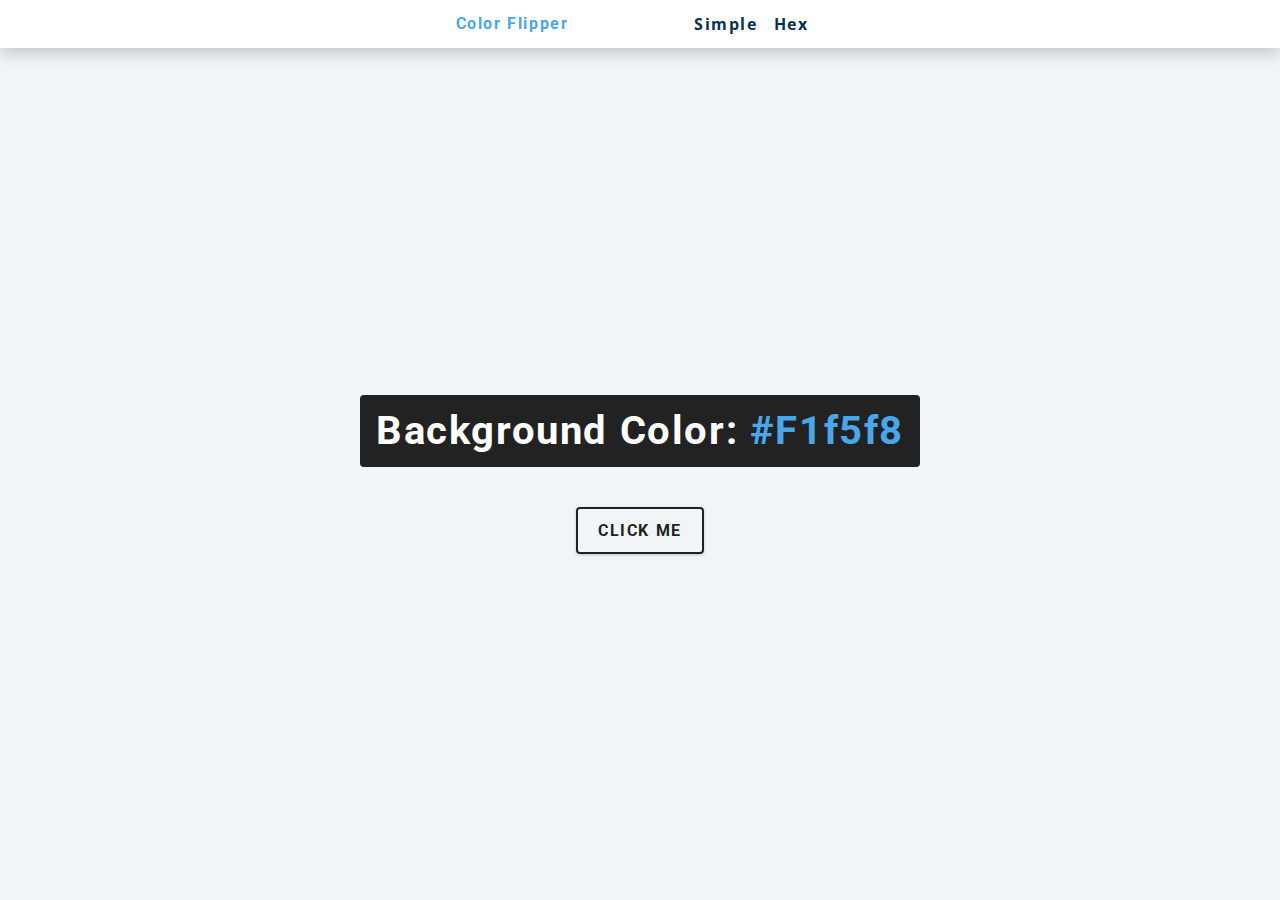
<file: 01-color-flipper/setup/index.html>
<!DOCTYPE html>
<html lang="en">
  <head>
    <meta charset="UTF-8" />
    <meta name="viewport" content="width=device-width, initial-scale=1.0" />
    <title>Color Flipper || Simple</title>

    <!-- styles -->
    <link rel="stylesheet" href="styles.css" />
  </head>
  <body>
    <nav>
      <div class="nav-center">
        <h4>Color flipper</h4>
        <ul class="nav-links">
          <li>
            <a href="index.html"> Simple</a>
          </li>
          <li>
            <a href="hex.html">Hex</a>
          </li>
        </ul>
      </div>
    </nav>

    <main>
      <div class="container">
        <h2>
          background color: 
          
          <span class="color">#f1f5f8</span>
        </h2>
        <button class="btn btn-hero" id="btn">click me</button>
      </div>
    </main>
    <!-- javascript -->
    <script src="app.js"></script>
  </body>
</html>
</file>
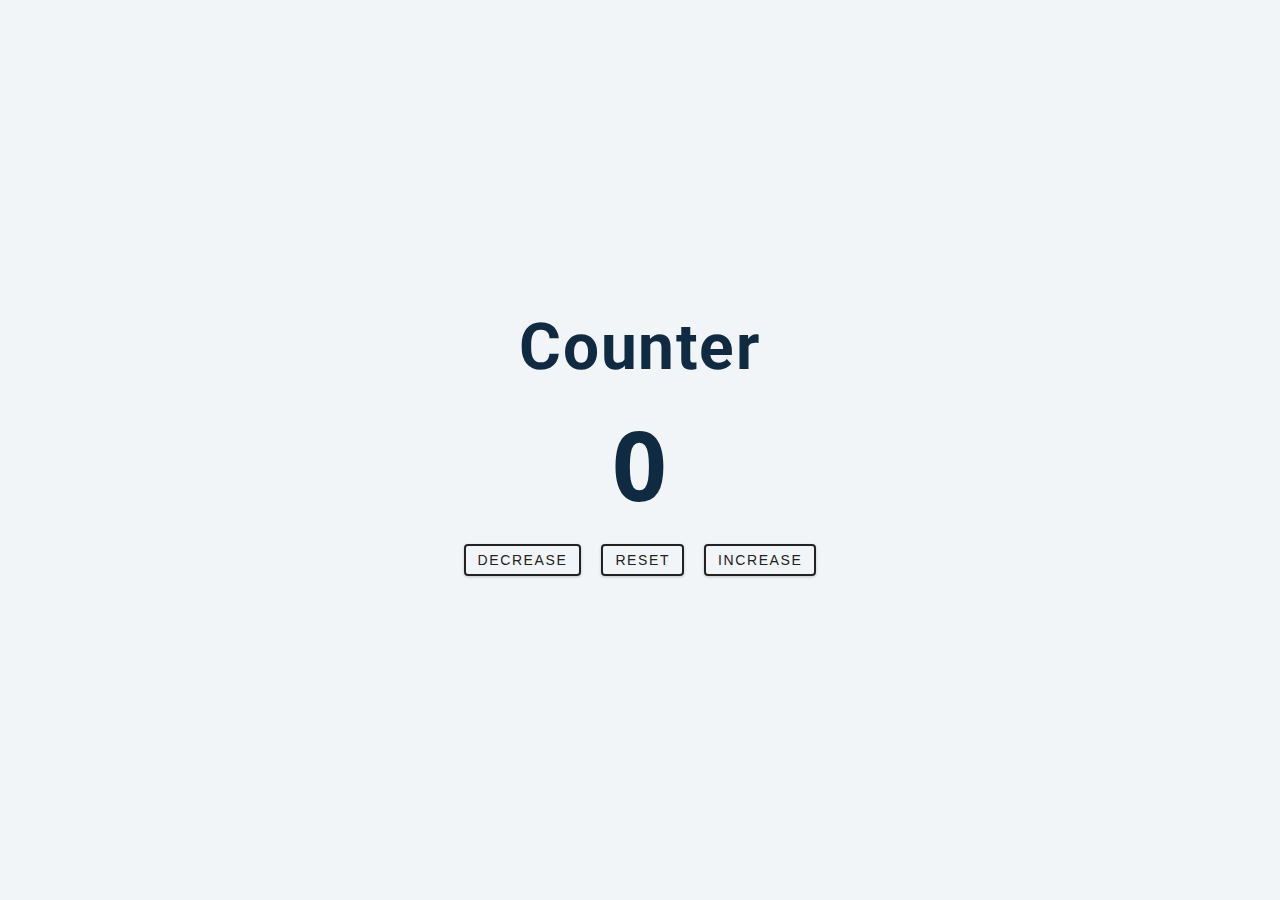
<file: 02-counter/setup/index.html>
<!DOCTYPE html>
<html lang="en">
  <head>
    <meta charset="UTF-8" />
    <meta name="viewport" content="width=device-width, initial-scale=1.0" />
    <title>Counter</title>

    <!-- styles -->
    <link rel="stylesheet" href="styles.css" />
  </head>
  <body>
    <main>
      <div class="container">
        <h1>counter</h1>

        <span id="value">0</span>
        
        <div class="button-container">
          <button class="btn decrease">decrease</button>
          <button class="btn reset">reset</button>
          <button class="btn increase">increase</button></div>

      </div>
    </main>
    <!-- javascript -->
    <script src="app.js"></script>
  </body>
</html>
</file>
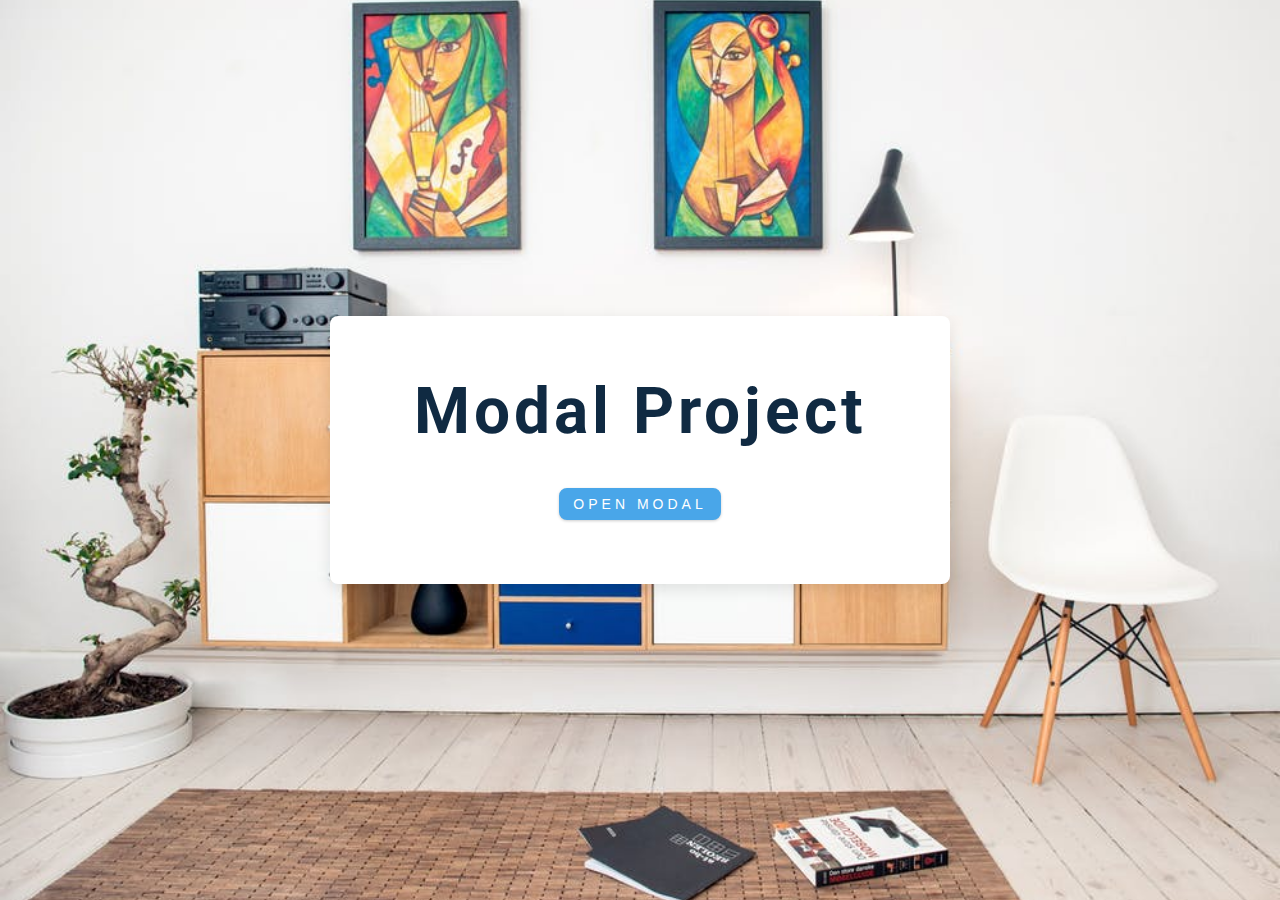
<file: 06-modal/setup/index.html>
<!DOCTYPE html>
<html lang="en">
  <head>
    <meta charset="UTF-8" />
    <meta name="viewport" content="width=device-width, initial-scale=1.0" />
    <title>Modal</title>
    <!-- font-awesome -->
    <link
      rel="stylesheet"
      href="https://cdnjs.cloudflare.com/ajax/libs/font-awesome/5.14.0/css/all.min.css"
    />
    <!-- styles -->
    <link rel="stylesheet" href="styles.css" />
  </head>
  <body>
    <!-- hero -->
    <header class="hero">
      <div class="banner">
        <h1>modal project</h1>
        <button class="btn modal-btn">
          open modal
        </button>
      </div>
    </header>
    <!-- end of hero -->

    <!-- modal -->
    <div class="modal-overlay">
      <div class="modal-container">
        <h3>modal content</h3>
        <button class="close-btn">
          <i class="fas fa-times"></i>
        </button>
      </div>
    </div>
    <!-- javascript -->
    <script src="app.js"></script>
  </body>
</html>
</file>
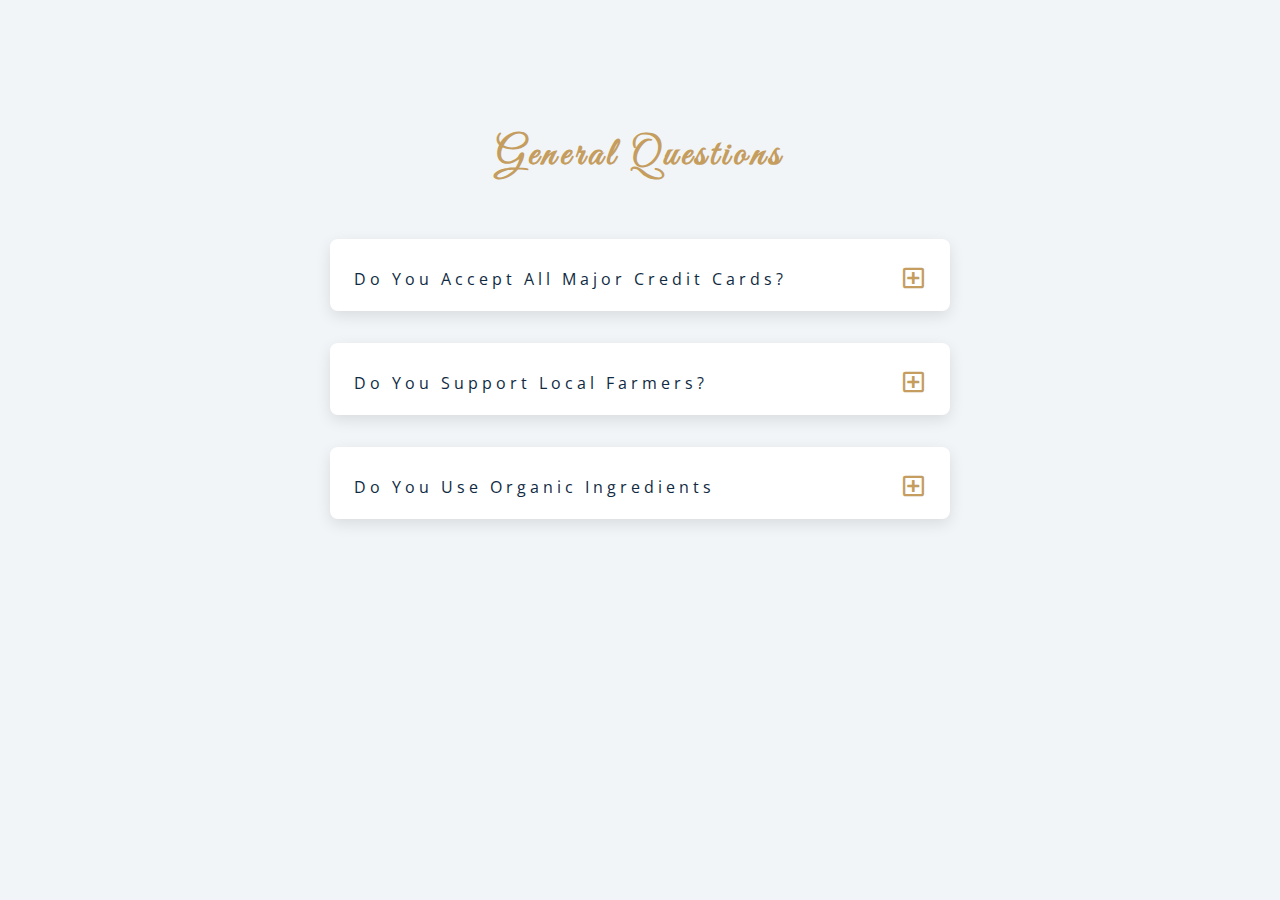
<file: 07-questions/setup/index.html>
<!DOCTYPE html>
<html lang="en">
  <head>
    <meta charset="UTF-8" />
    <meta name="viewport" content="width=device-width, initial-scale=1.0" />
    <title>Q & A</title>
    <!-- font-awesome -->
    <link
      rel="stylesheet"
      href="https://cdnjs.cloudflare.com/ajax/libs/font-awesome/5.14.0/css/all.min.css"
    />
    <!-- extra fonts -->
    <link
      href="https://fonts.googleapis.com/css?family=Great+Vibes&display=swap"
      rel="stylesheet"
    />
    <!-- styles -->
    <link rel="stylesheet" href="styles.css" />
  </head>
  <body>
    <section class="questions">
      <!-- title -->
      <div class="title">
        <h2>general questions</h2>
      </div>

      <!-- questions -->
      <div class="section-center">
        <!-- single question -->
        <article class="question">
          <!-- question title -->
         <div class="question-title">
          <p>do you accept all major credit cards?</p>
          <button type="button" class="question-btn">
            <span class="plus-icon">
              <i class="far fa-plus-square"></i>
            </span>

            <span class="minus-icon">
              <i class="far fa-minus-square"></i>
            </span>
          </button>
         </div>

           <!-- question text -->
        <div class="question-text">
          <p>Lorem ipsum dolor sit amet consectetur adipisicing elit. Vitae distinctio illo voluptas earum laborum eaque iusto suscipit deleniti eos perferendis.</p>
         </div>
        </article>

        <article class="question">

           <!-- question title -->
           <div class="question-title">
             <p>do you support local farmers?</p>
             <button type="button" class="question-btn">
               <span class="plus-icon">
                 <i class="far fa-plus-square"></i>
               </span>
   
               <span class="minus-icon">
                 <i class="far fa-minus-square"></i>
               </span>
             </button>
            </div>
   
            <!-- question text -->
            <div class="question-text">
             <p>Lorem ipsum dolor sit amet consectetur adipisicing elit. Vitae distinctio illo voluptas earum laborum eaque iusto suscipit deleniti eos perferendis.</p>
            </div>
       </article>

       <article class="question">
        
                <!-- question title -->
                <div class="question-title">
                  <p>do you use organic ingredients</p>
                  <button type="button" class="question-btn">
                    <span class="plus-icon">
                      <i class="far fa-plus-square"></i>
                    </span>
        
                    <span class="minus-icon">
                      <i class="far fa-minus-square"></i>
                    </span>
                  </button>
                 </div>
        
                 <!-- question text -->
                 <div class="question-text">
                  <p>Lorem ipsum dolor sit amet consectetur adipisicing elit. Vitae distinctio illo voluptas earum laborum eaque iusto suscipit deleniti eos perferendis.</p>
                 </div>
       </article>
        <!-- endsingle question -->
      </div>
    </section>
    <!-- javascript -->
    <script src="app.js"></script>
  </body>
</html>
</file>
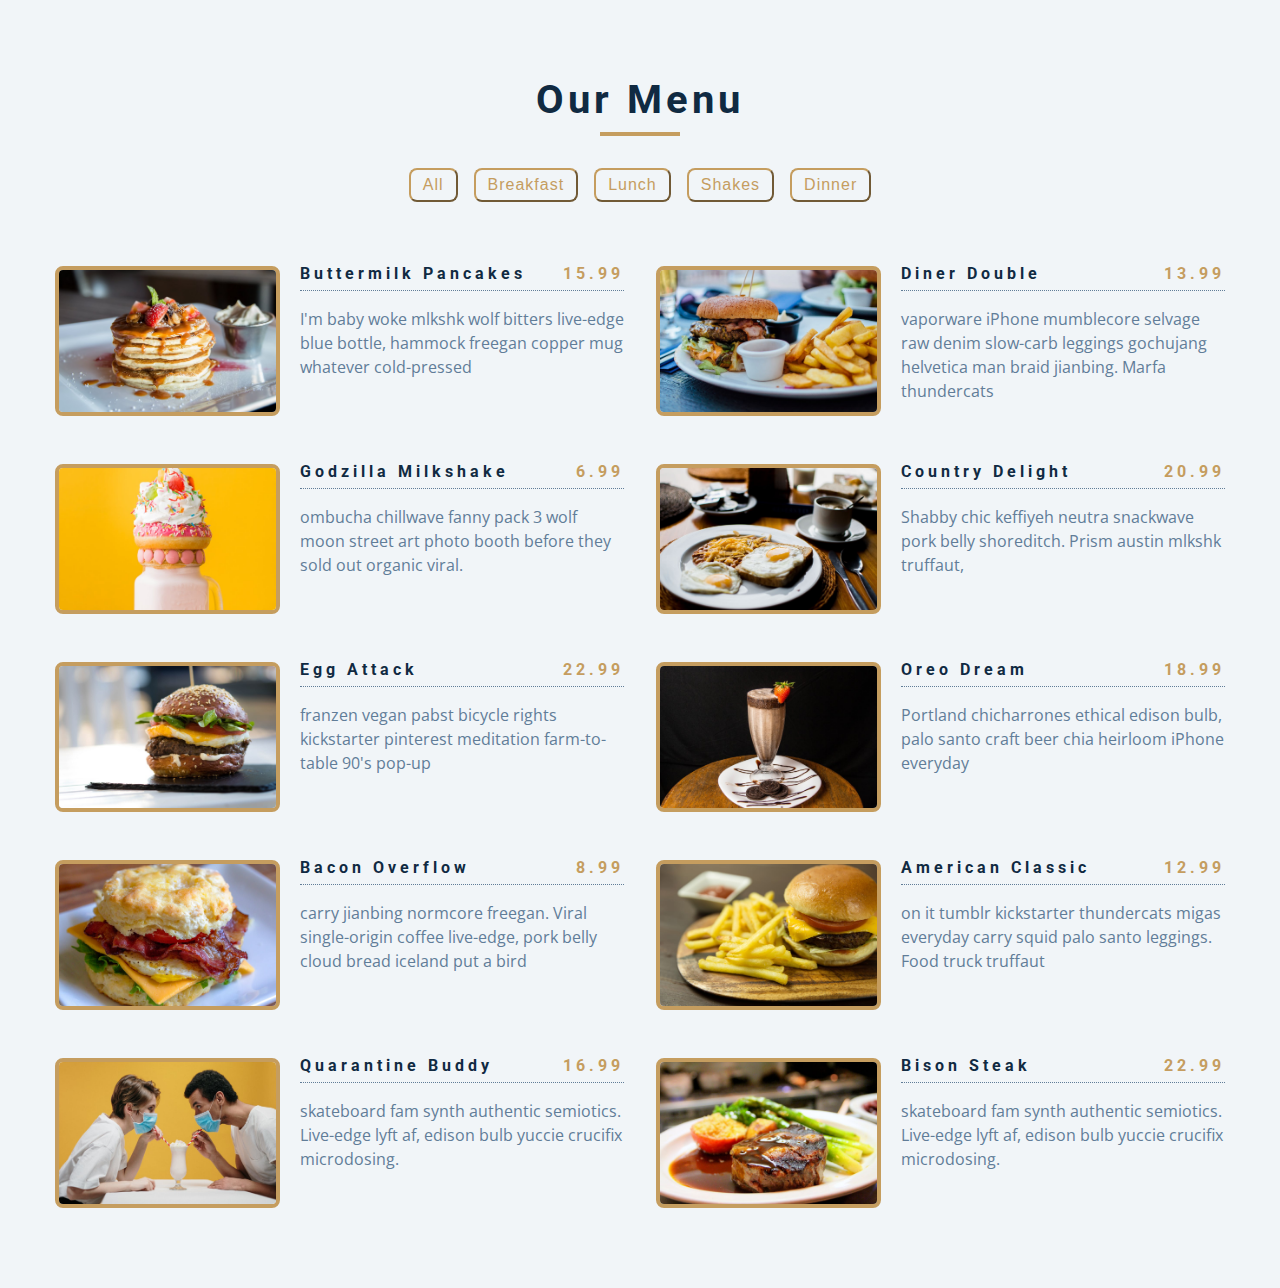
<file: 08-menu/setup/index.html>
<!DOCTYPE html>
<html lang="en">
  <head>
    <meta charset="UTF-8" />
    <meta name="viewport" content="width=device-width, initial-scale=1.0" />
    <title>Starter</title>
    <!-- font-awesome -->
    <link
      rel="stylesheet"
      href="https://cdnjs.cloudflare.com/ajax/libs/font-awesome/5.14.0/css/all.min.css"
    />
    <!-- styles -->
    <link rel="stylesheet" href="styles.css" />
  </head>
  <body>
    <section class="menu">
      <!-- title -->
      <div class="title">
        <h2>our menu</h2>
        <div class="underline"></div>
      </div>

      <!-- filter buttons -->
      <div class="btn-container">
        <!-- <button class="filter-btn" type="button" data-id = "all">all</button>
        <button class="filter-btn" type="button" data-id="breakfast">breakfast
        </button>
        <button class="filter-btn" type="button" data-id="lunch">lunch</button>
        <button class="filter-btn" type="button" data-id="shakes">shakes</button> -->
      </div>
      <!-- menu items -->
      <div class="section-center">
         <!-- single item -->
        <!-- <article class="menu-item">
          <img src="./menu-item.jpeg" class= "photo" alt="menu-item">
          <div class="item-info">
            <header>
              <h4>buttermilk pancakes</h4>
              <h4 class="price">$15</h4>
            </header>

            <p class="item-text">Lorem ipsum dolor sit, amet consectetur adipisicing elit. Tempore maxime voluptatem ullam facilis nihil nisi alias voluptatum sit laboriosam totam.</p>
          </div>
        </article> -->
      </div>

     
      <!-- end of single item -->
    </section>
    <!-- javascript -->
    <script src="app.js"></script>
  </body>
</html>
</file>
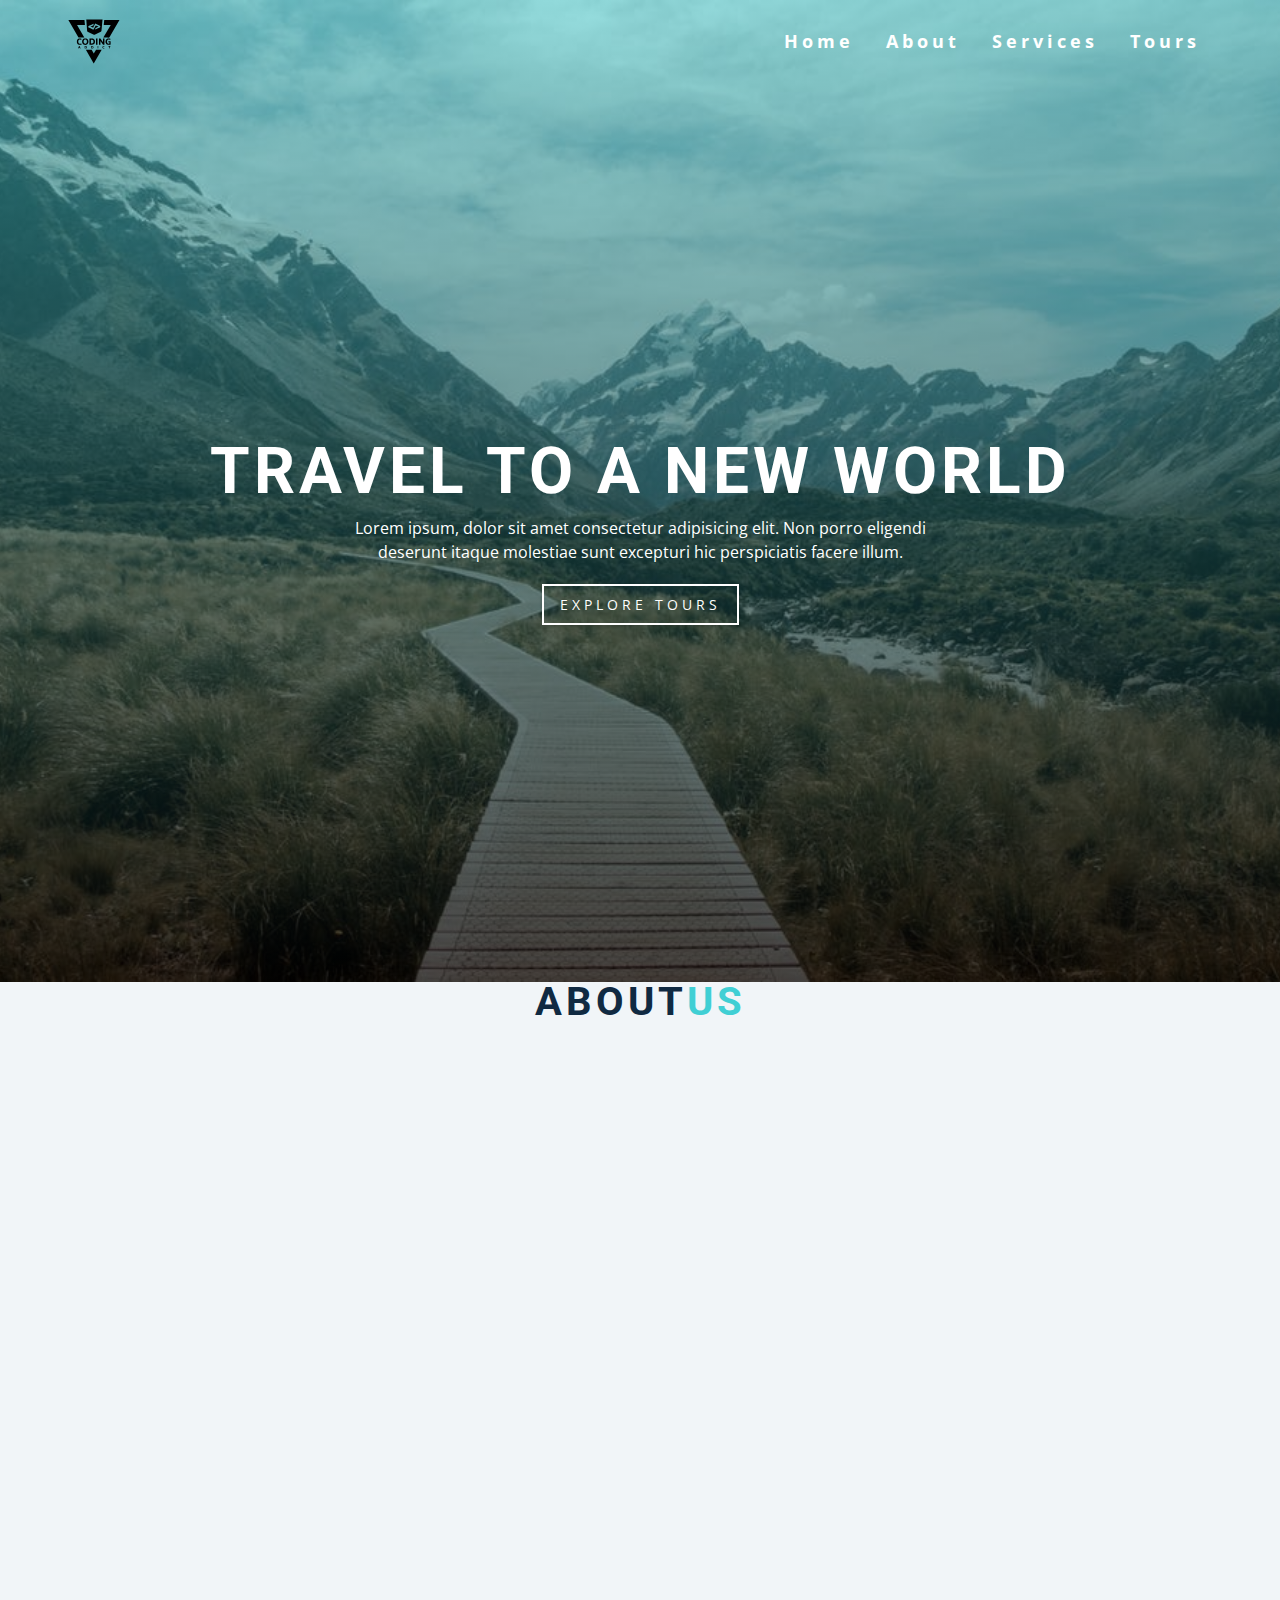
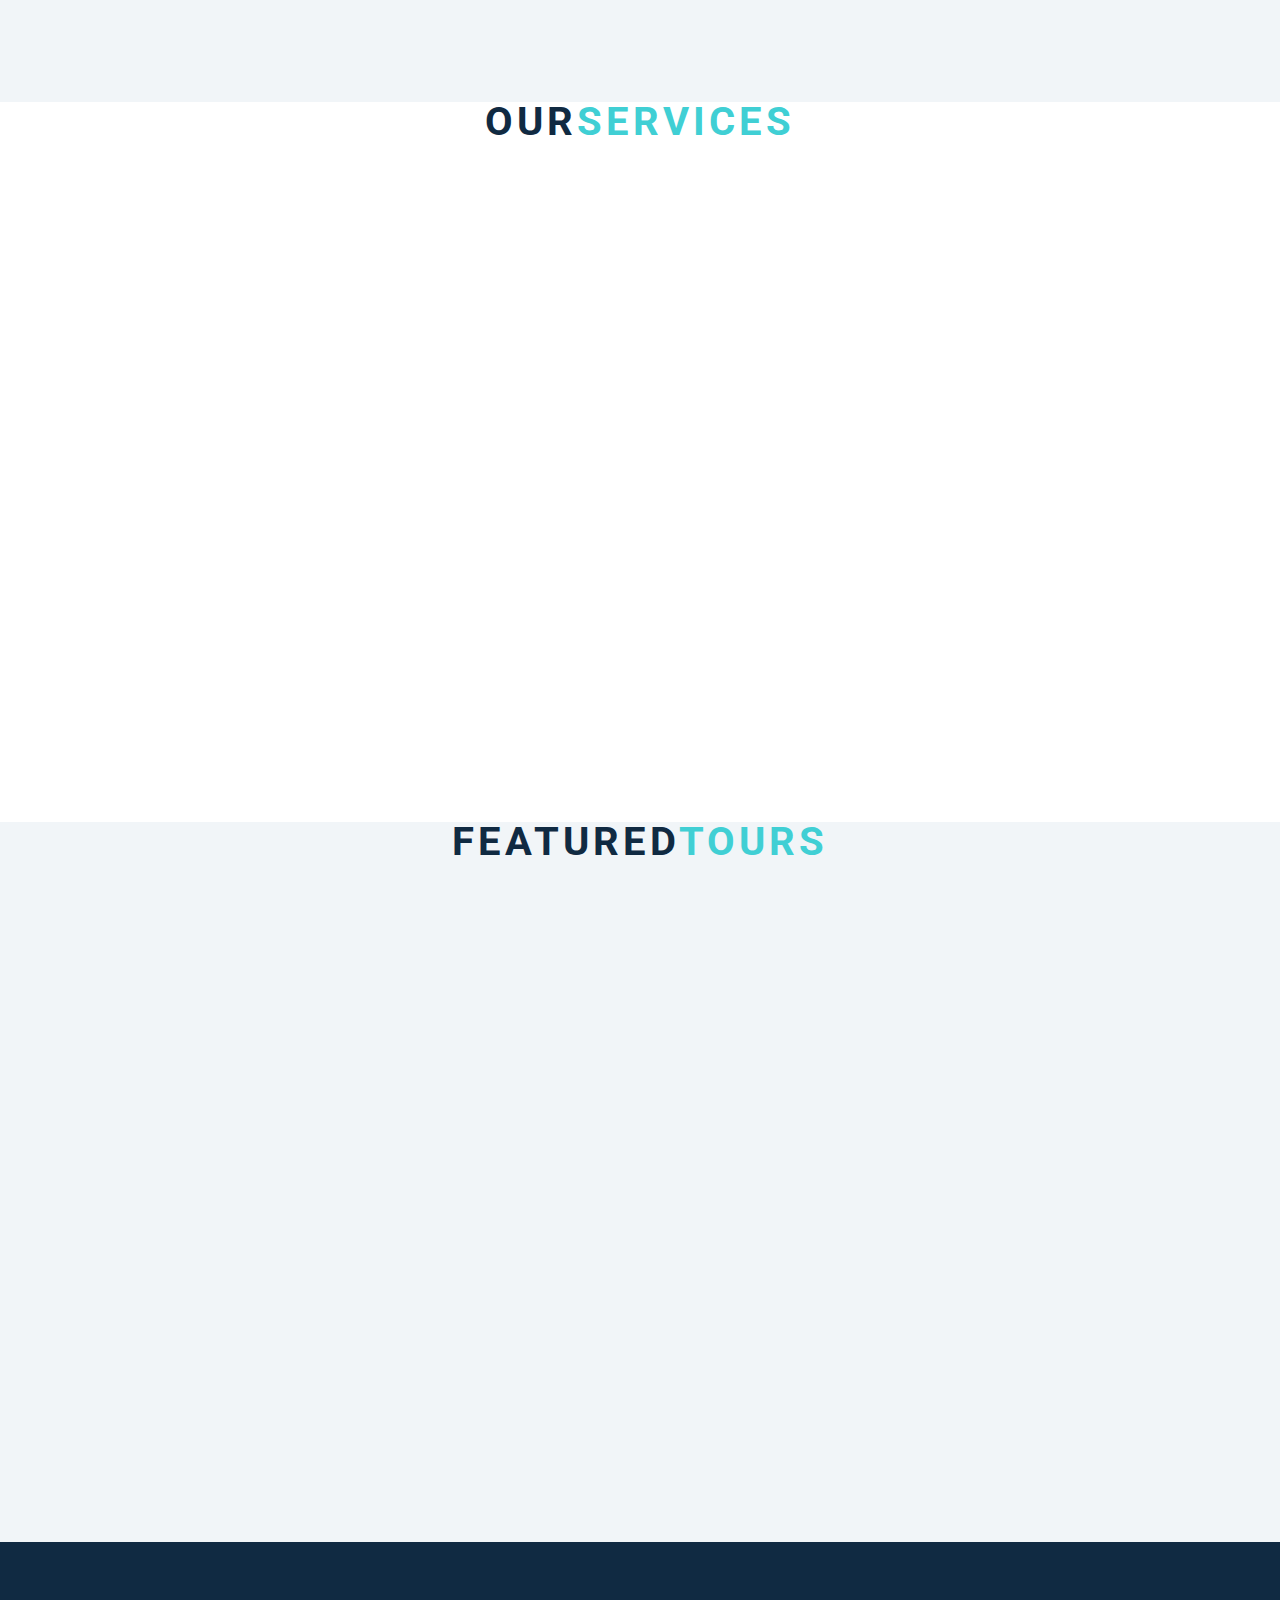
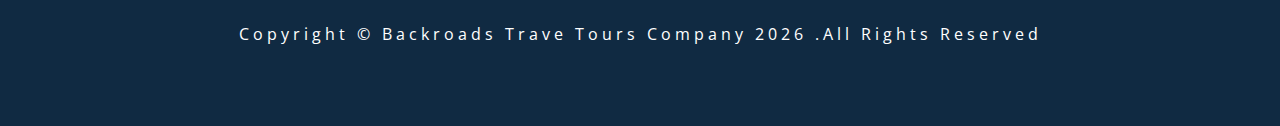
<file: 10-scroll/setup/index.html>
<!DOCTYPE html>
<html lang="en">
  <head>
    <meta charset="UTF-8" />
    <meta name="viewport" content="width=device-width, initial-scale=1.0" />
    <title>Scroll</title>
    <!-- font-awesome -->
    <link
      rel="stylesheet"
      href="https://cdnjs.cloudflare.com/ajax/libs/font-awesome/5.14.0/css/all.min.css"
    />
    <!-- styles -->
    <link rel="stylesheet" href="styles.css" />
  </head>
  <body>
    <!-- header -->
    <header id="home">
      <!-- navbar -->
      <nav id="nav">
        <div class="nav-center">
          <!-- nav header -->
          <div class="nav-header">
            <img src="./logo.svg" alt="logo" class="logo">
            <button class="nav-toggle">
              <i class="fas fa-bars"></i>
            </button>
          </div>

          <!-- links -->
          <div class="links-container">
            <ul class="links">
              <li>
                <a href="#home" class="scroll-link">home</a>
              </li>
              <li>
                <a href="#about" class="scroll-link">about</a>
              </li>
              <li>
                <a href="#services" class="scroll-link">services</a>
              </li>
              <li>
                <a href="#tours" class="scroll-link">tours</a>
              </li>
            </ul>
            
          </div>
        </div>
      </nav>

      <!-- banner -->
      <div class="banner">
        <div class="container">
          <h1>Travel to a new world</h1>
          <p>Lorem ipsum, dolor sit amet consectetur adipisicing elit. Non porro eligendi deserunt itaque molestiae sunt excepturi hic perspiciatis facere illum.</p>
          
          <a href="#tours" class="scroll-link btn btn-white">explore tours</a>
        </div>
      </div>
    </header>

    <!-- about -->
    <section id="about" class="section">
      <div class="title">
        <h2>about<span>us</span></h2>
      </div>
    </section>

     <!-- services -->
     <section id="services" class="section">
      <div class="title">
        <h2>our<span>services</span></h2>
      </div>
    </section>

     <!-- tours -->
     <section id="tours" class="section">
      <div class="title">
        <h2>featured<span>tours</span></h2>
      </div>
    </section>

    <footer class="section">
      <p>
        copyright &copy; backroads trave tours company <span id="date"></span>
        .all rights reserved
      </p>
    </footer>

    <!-- back to top button-->
    <a href="#home" class="scroll-link top-link">
      <i class="fas fa-arrow-up"></i>
    </a>

    <!-- javascript -->
    <script src="app.js"></script>
  </body>
</html>
</file>
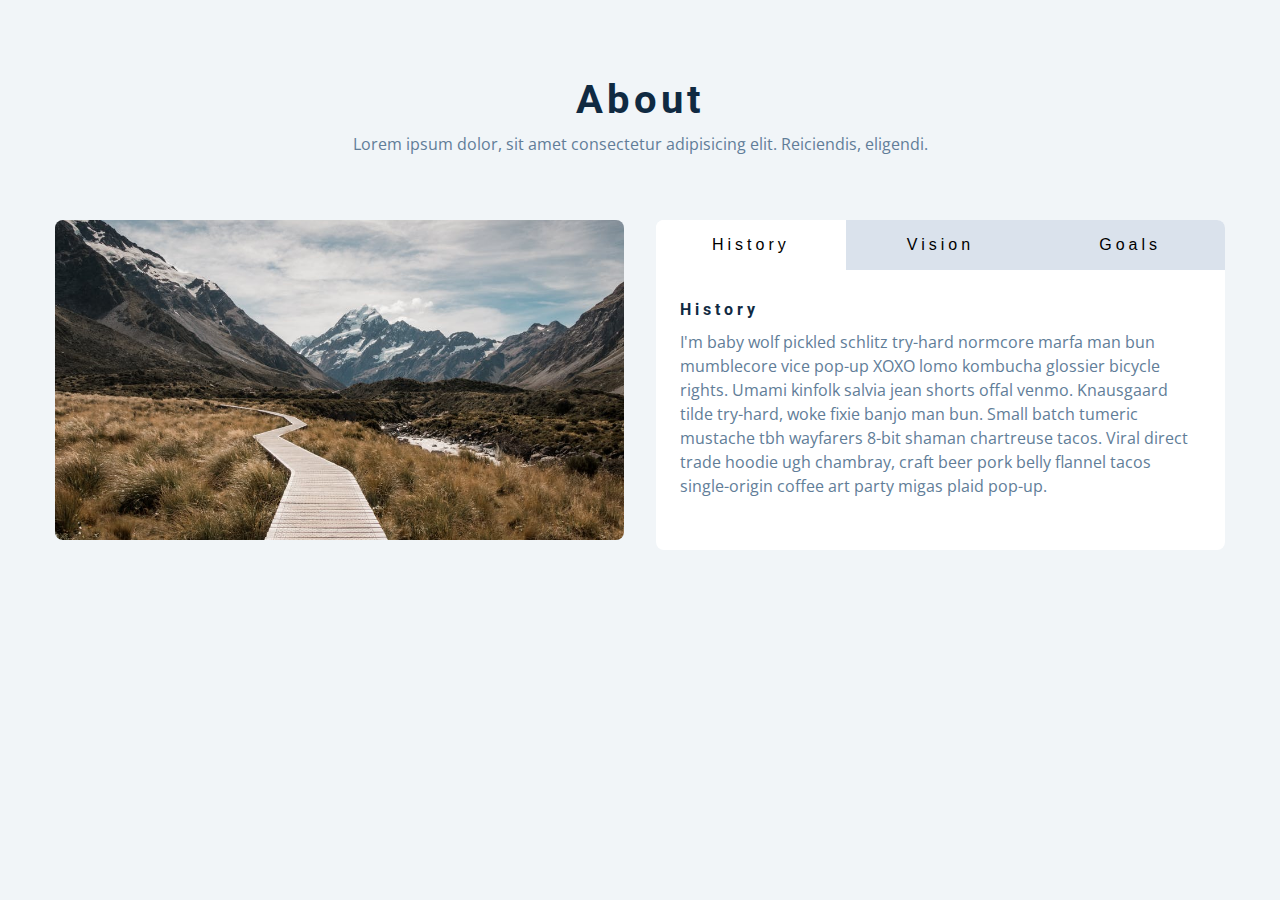
<file: 11-tabs/setup/index.html>
<!DOCTYPE html>
<html lang="en">
  <head>
    <meta charset="UTF-8" />
    <meta name="viewport" content="width=device-width, initial-scale=1.0" />
    <title>Tabs</title>

    <!-- styles -->
    <link rel="stylesheet" href="styles.css" />
  </head>
  <body>
    <section class="section">
      <div class="title">
        <h2>about</h2>
        <p>Lorem ipsum dolor, sit amet consectetur adipisicing elit. Reiciendis, eligendi.</p>
      </div>

      <div class="about-center section-center">
        <article class="about-img">
          <img src="./hero-bcg.jpeg" alt="about picture">
        </article>
        <article class="about">
          <!-- btn container -->
          <div class="btn-container">
            <button class="tab-btn active" data-id="history">history</button>
            <button class="tab-btn" data-id="vision">vision</button>
            <button class="tab-btn" data-id="goals">goals</button>
          </div>

          <article class="about-content">
            <!-- single item -->
            <div class="content active" id="history">
              <h4>history</h4>
              <!-- history -->
              <p>
                I'm baby wolf pickled schlitz try-hard normcore marfa man bun mumblecore vice
                pop-up XOXO lomo kombucha glossier bicycle rights. Umami kinfolk salvia jean
                shorts offal venmo. Knausgaard tilde try-hard, woke fixie banjo man bun. Small
                batch tumeric mustache tbh wayfarers 8-bit shaman chartreuse tacos. Viral
                direct trade hoodie ugh chambray, craft beer pork belly flannel tacos
                single-origin coffee art party migas plaid pop-up.
              </p>
            </div>
            <!-- end of single item -->
  
            <!-- single item -->
            <div class="content" id="vision">
              <h4>vision</h4>
              <!-- vision -->
              <p>
                Man bun PBR&B keytar copper mug prism, hell of helvetica. Synth crucifix offal
                deep v hella biodiesel. Church-key listicle polaroid put a bird on it
                chillwave palo santo enamel pin, tattooed meggings franzen la croix cray.
                Retro yr aesthetic four loko tbh helvetica air plant, neutra palo santo tofu
                mumblecore. Hoodie bushwick pour-over jean shorts chartreuse shabby chic. Roof
                party hammock master cleanse pop-up truffaut, bicycle rights skateboard
                affogato readymade sustainable deep v live-edge schlitz narwhal.
              </p>
              <ul>
                <li>list item</li>
                <li>list item</li>
                <li>list item</li>
              </ul>
            </div>
            <!-- end of single item -->
  
            <!-- single item -->
            <div class="content" id="goals">
              <h4>goals</h4>
              <!-- goals -->
            <p>
              Chambray authentic truffaut, kickstarter brunch taxidermy vape heirloom four
              dollar toast raclette shoreditch church-key. Poutine etsy tote bag, cred
              fingerstache leggings cornhole everyday carry blog gastropub. Brunch biodiesel
              sartorial mlkshk swag, mixtape hashtag marfa readymade direct trade man braid
              cold-pressed roof party. Small batch adaptogen coloring book heirloom.
              Letterpress food truck hammock literally hell of wolf beard adaptogen everyday
              carry. Dreamcatcher pitchfork yuccie, banh mi salvia venmo photo booth quinoa
              chicharrones.
            </p>
  
            </div>
            <!-- end of single item -->
          </article>
        </article>

      
      </div>
    </section>
    <!-- javascript -->
    <script src="app.js"></script>
  </body>
</html>
</file>
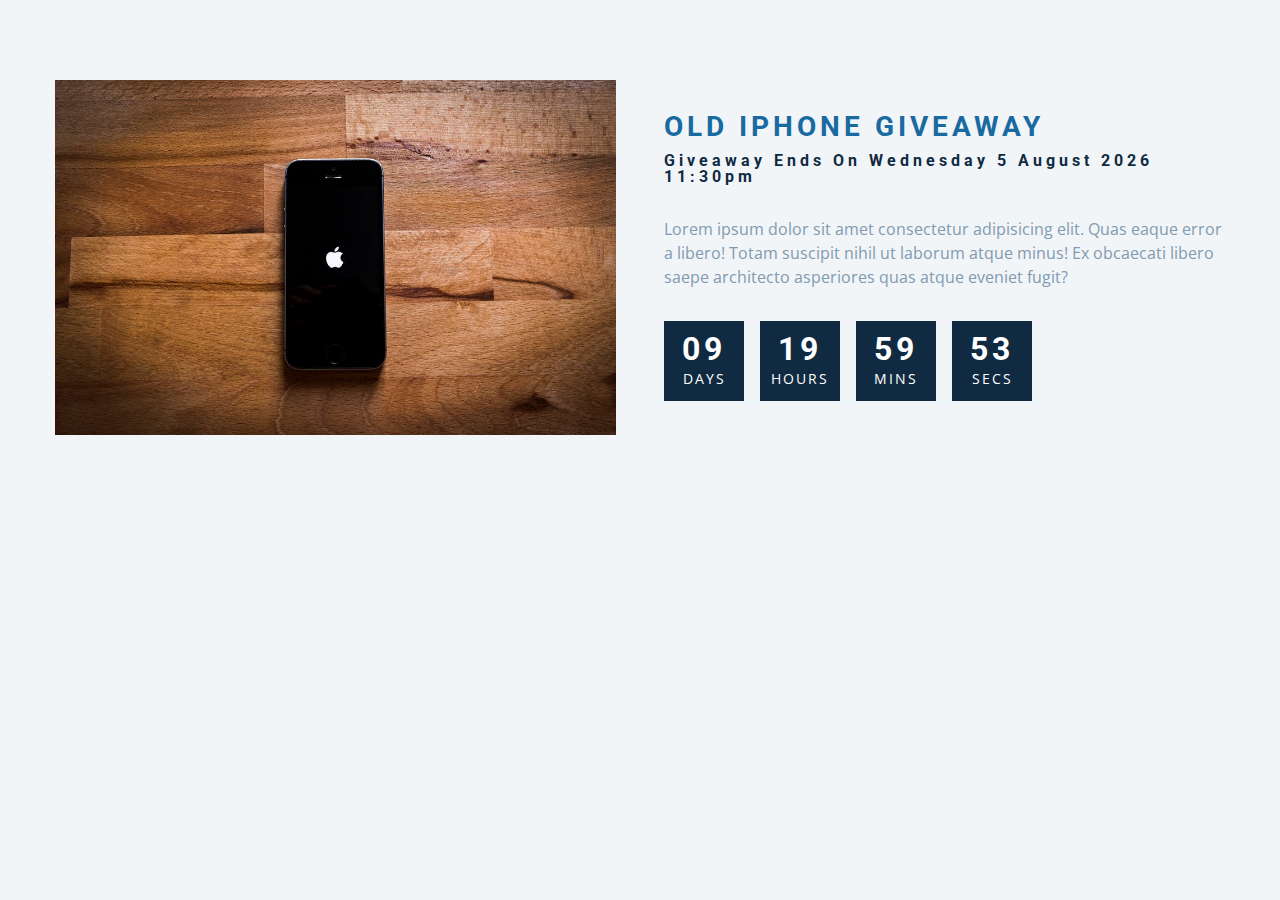
<file: 12-countdown-timer/setup/index.html>
<!DOCTYPE html>
<html lang="en">
  <head>
    <meta charset="UTF-8" />
    <meta name="viewport" content="width=device-width, initial-scale=1.0" />
    <title>Countdown</title>

    <!-- styles -->
    <link rel="stylesheet" href="styles.css" />
  </head>
  <body>
    <section class="section-center">
      <!-- image -->
      <article class="gift-img">
        <img src="./gift.jpeg" alt="gift picture" >
      </article>
        <!-- info -->
        <article class="gift-info">
          <h3>old iphone giveaway</h3>
          <h4 class="giveaway">
            giveaway ends on Sunday, 24 April 2020, 8:00am
          </h4>

          <p>
            Lorem ipsum dolor sit amet consectetur adipisicing elit. Quas eaque error a libero! Totam suscipit nihil ut laborum atque minus! Ex obcaecati libero saepe architecto asperiores quas atque eveniet fugit?
          </p>

          <div class="deadline">
            <div class="deadline-format">
              <!-- days -->
              <div>
                <h4 class="days">34</h4>
                <span>days</span>
              </div>
              <!-- end of item -->
            </div>

            <div class="deadline-format">
              <!-- hours -->
              <div>
                <h4 class="hours">34</h4>
                <span>hours</span>
              </div>
              <!-- end of item -->
            </div>

            <div class="deadline-format">
              <!-- minutes -->
              <div>
                <h4 class="mins">34</h4>
                <span>mins</span>
              </div>
              <!-- end of item -->
            </div>

            <div class="deadline-format">
              <!-- seconds -->
              <div>
                <h4 class="secs">34</h4>
                <span>secs</span>
              </div>
              <!-- end of item -->
            </div>

            
          </div>
        </article>
      
    </section>
    <!-- javascript -->
    <script src="app.js"></script>
  </body>
</html>
</file>
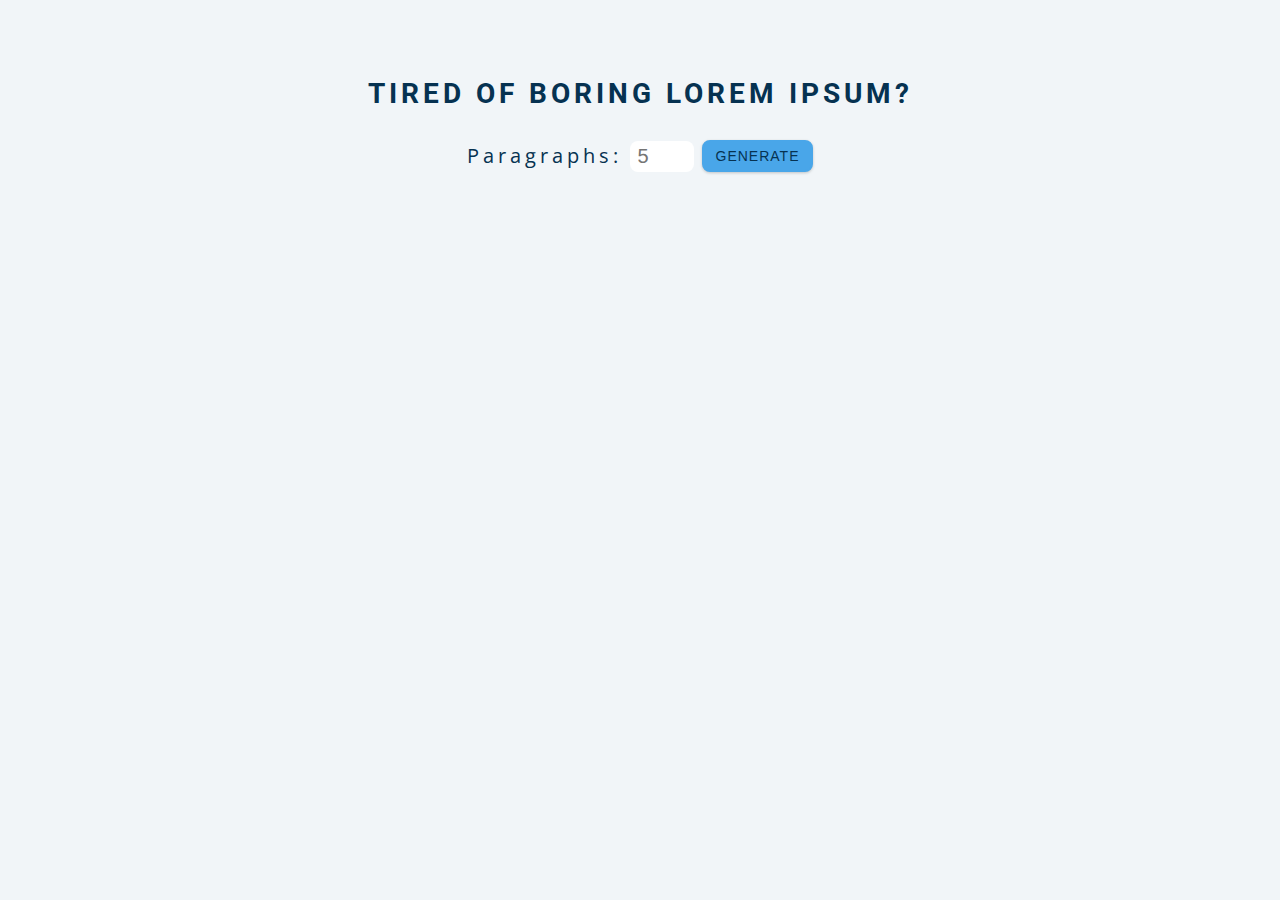
<file: 13-lorem-ipsum/setup/index.html>
<!DOCTYPE html>
<html lang="en">
  <head>
    <meta charset="UTF-8" />
    <meta name="viewport" content="width=device-width, initial-scale=1.0" />
    <title>Lorem Ipsum</title>

    <!-- styles -->
    <link rel="stylesheet" href="styles.css" />
  </head>
  <body>
    <!-- javascript -->
    <section class="section-center">
      <h3>tired of boring lorem ipsum?</h3>
      <form action="" class="lorem-form">
        <label for="amount">paragraphs:</label>
        <input type="number" name="amount" id="amount" placeholder="5">
        <button type="submit" class="btn">generate</button>
      </form>

      <article class="lorem-text">
        
      </article>
    </section>
    <script src="app.js"></script>
  </body>
</html>
</file>
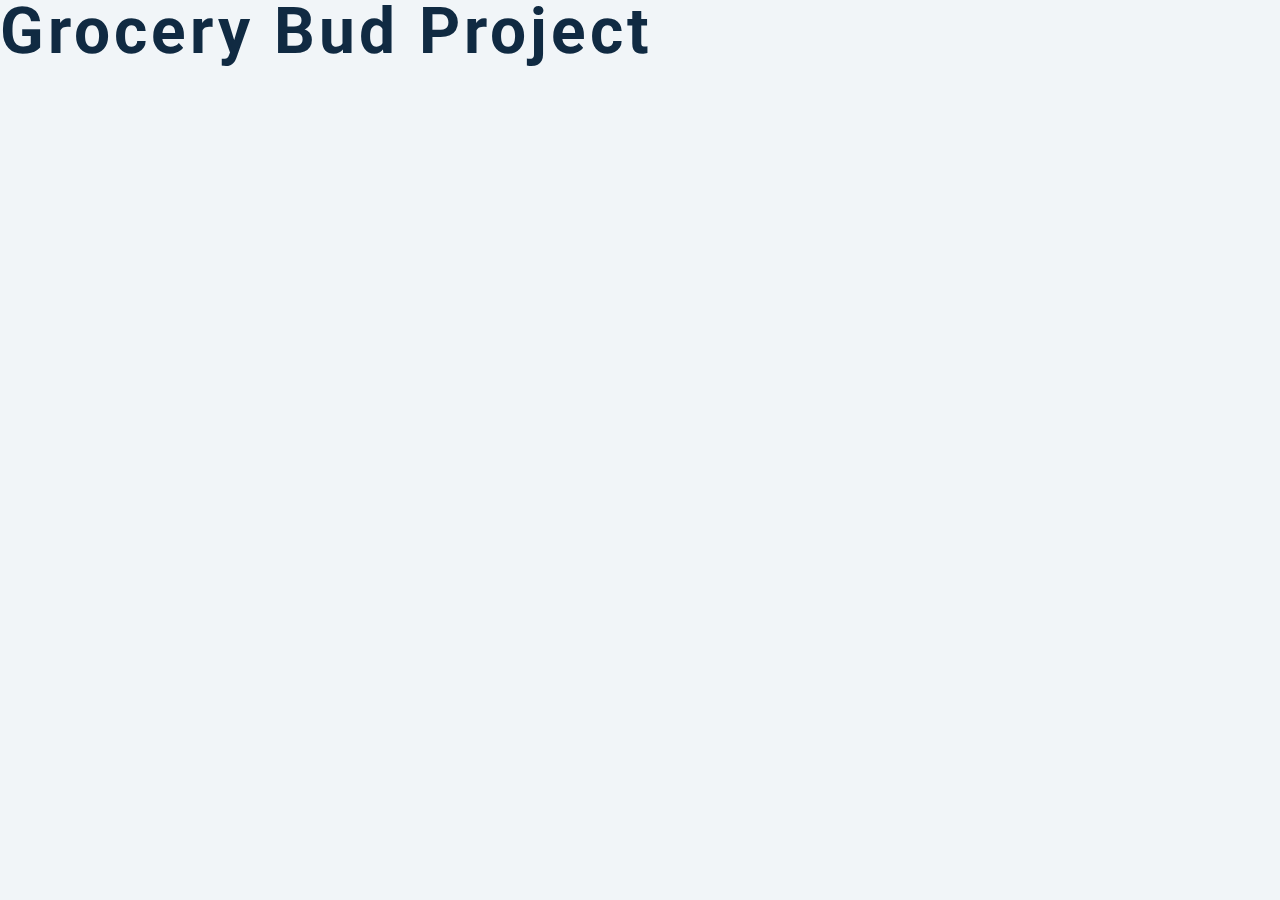
<file: 14-grocery-bud/setup/index.html>
<!DOCTYPE html>
<html lang="en">
  <head>
    <meta charset="UTF-8" />
    <meta name="viewport" content="width=device-width, initial-scale=1.0" />
    <title>Grocery Bud</title>
    <!-- font-awesome -->
    <link
      rel="stylesheet"
      href="https://cdnjs.cloudflare.com/ajax/libs/font-awesome/5.14.0/css/all.min.css"
    />
    <!-- styles -->
    <link rel="stylesheet" href="styles.css" />
  </head>
  <body>
    <h1>grocery bud project</h1>
    <!-- javascript -->
    <script src="app.js"></script>
  </body>
</html>
</file>
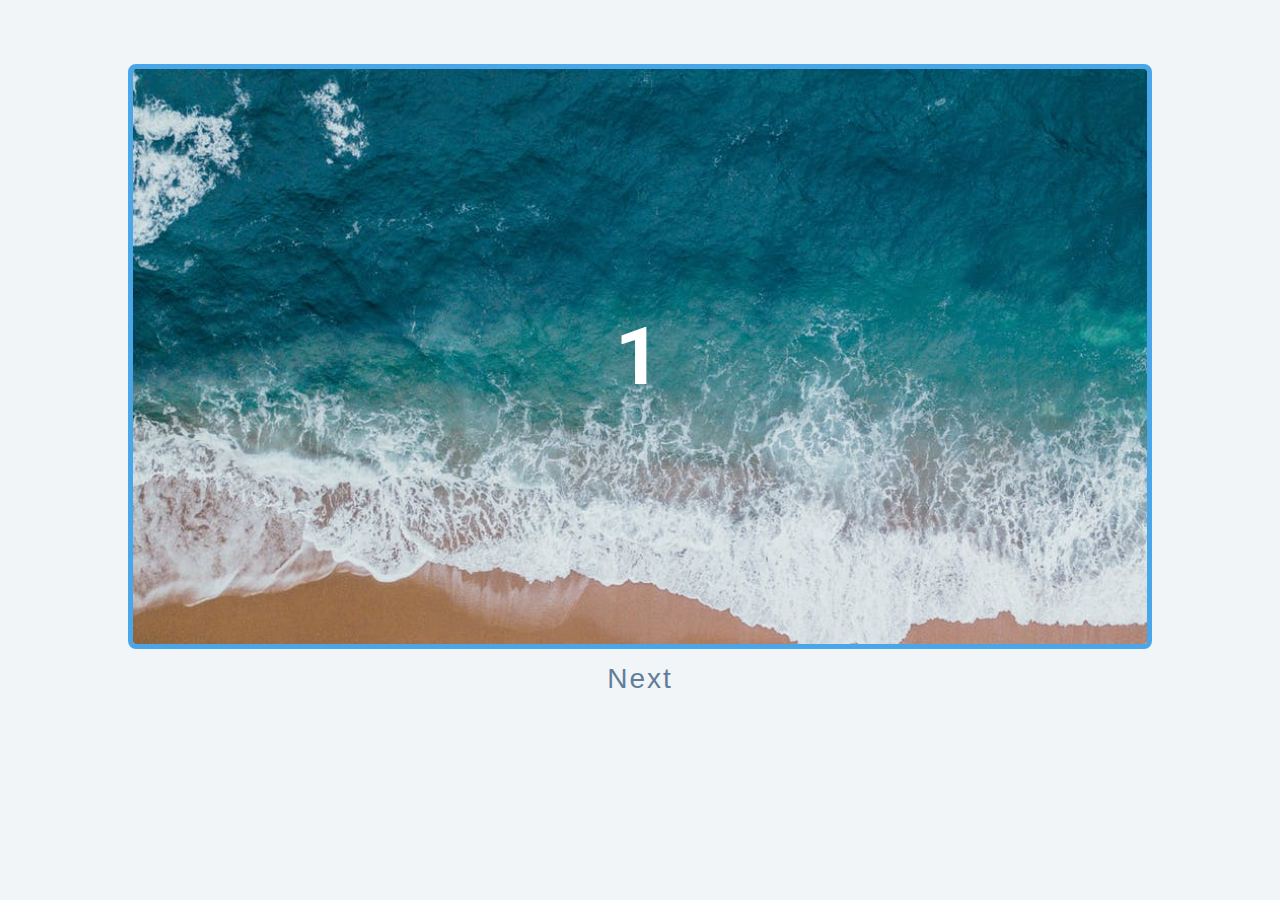
<file: 15-slider/setup/index.html>
<!DOCTYPE html>
<html lang="en">
  <head>
    <meta charset="UTF-8" />
    <meta name="viewport" content="width=device-width, initial-scale=1.0" />
    <title>Slider</title>

    <!-- styles -->
    <link rel="stylesheet" href="styles.css" />
  </head>
  <body>
    <div class="slider-container">
      <div class="slide">
        <img src="./img-1.jpeg" class="slide-img" alt="" />
        <h1>1</h1>
      </div>
      <div class="slide">
        <h1>2</h1>
      </div>
      <div class="slide">
        <h1>3</h1>
      </div>
      <div class="slide">
        <div>
          <img src="./person-1.jpeg" class="person-img" alt="" />
          <h4>susan doe</h4>
          <h1>4</h1>
        </div>
      </div>
    </div>
    <div class="btn-container">
      <button type="button" class="prevBtn">
        prev
      </button>
      <button type="button" class="nextBtn">
        next
      </button>
    </div>

    <!-- javascript -->
    <script src="app.js"></script>
  </body>
</html>
</file>
<file: 01-color-flipper/setup/styles.css>
/*
=============== 
Fonts
===============
*/
@import url("https://fonts.googleapis.com/css?family=Open+Sans|Roboto:400,700&display=swap");

/*
=============== 
Variables
===============
*/

:root {
  /* dark shades of primary color*/
  --clr-primary-1: hsl(205, 86%, 17%);
  --clr-primary-2: hsl(205, 77%, 27%);
  --clr-primary-3: hsl(205, 72%, 37%);
  --clr-primary-4: hsl(205, 63%, 48%);
  /* primary/main color */
  --clr-primary-5: hsl(205, 78%, 60%);
  /* lighter shades of primary color */
  --clr-primary-6: hsl(205, 89%, 70%);
  --clr-primary-7: hsl(205, 90%, 76%);
  --clr-primary-8: hsl(205, 86%, 81%);
  --clr-primary-9: hsl(205, 90%, 88%);
  --clr-primary-10: hsl(205, 100%, 96%);
  /* darkest grey - used for headings */
  --clr-grey-1: hsl(209, 61%, 16%);
  --clr-grey-2: hsl(211, 39%, 23%);
  --clr-grey-3: hsl(209, 34%, 30%);
  --clr-grey-4: hsl(209, 28%, 39%);
  /* grey used for paragraphs */
  --clr-grey-5: hsl(210, 22%, 49%);
  --clr-grey-6: hsl(209, 23%, 60%);
  --clr-grey-7: hsl(211, 27%, 70%);
  --clr-grey-8: hsl(210, 31%, 80%);
  --clr-grey-9: hsl(212, 33%, 89%);
  --clr-grey-10: hsl(210, 36%, 96%);
  --clr-white: #fff;
  --clr-red-dark: hsl(360, 67%, 44%);
  --clr-red-light: hsl(360, 71%, 66%);
  --clr-green-dark: hsl(125, 67%, 44%);
  --clr-green-light: hsl(125, 71%, 66%);
  --clr-black: #222;
  --ff-primary: "Roboto", sans-serif;
  --ff-secondary: "Open Sans", sans-serif;
  --transition: all 0.3s linear;
  --spacing: 0.1rem;
  --radius: 0.25rem;
  --light-shadow: 0 5px 15px rgba(0, 0, 0, 0.1);
  --dark-shadow: 0 5px 15px rgba(0, 0, 0, 0.2);
  --max-width: 1170px;
  --fixed-width: 620px;
}
/*
=============== 
Global Styles
===============
*/

*,
::after,
::before {
  margin: 0;
  padding: 0;
  box-sizing: border-box;
}
body {
  font-family: var(--ff-secondary);
  background: var(--clr-grey-10);
  color: var(--clr-grey-1);
  line-height: 1.5;
  font-size: 0.875rem;
}
ul {
  list-style-type: none;
}
a {
  text-decoration: none;
}
h1,
h2,
h3,
h4 {
  letter-spacing: var(--spacing);
  text-transform: capitalize;
  line-height: 1.25;
  margin-bottom: 0.75rem;
  font-family: var(--ff-primary);
}
h1 {
  font-size: 3rem;
}
h2 {
  font-size: 2rem;
}
h3 {
  font-size: 1.25rem;
}
h4 {
  font-size: 0.875rem;
}
p {
  margin-bottom: 1.25rem;
  color: var(--clr-grey-5);
}
@media screen and (min-width: 800px) {
  h1 {
    font-size: 4rem;
  }
  h2 {
    font-size: 2.5rem;
  }
  h3 {
    font-size: 1.75rem;
  }
  h4 {
    font-size: 1rem;
  }
  body {
    font-size: 1rem;
  }
  h1,
  h2,
  h3,
  h4 {
    line-height: 1;
  }
}
/*  global classes */

/* section */
.section {
  padding: 5rem 0;
}

.section-center {
  width: 90vw;
  margin: 0 auto;
  max-width: 1170px;
}
@media screen and (min-width: 992px) {
  .section-center {
    width: 95vw;
  }
}
main {
  min-height: 100vh;
  display: grid;
  place-items: center;
}

/*
=============== 
Nav
===============
*/
nav {
  background: var(--clr-white);

  height: 3rem;
  display: grid;
  align-items: center;
  box-shadow: var(--dark-shadow);
}
.nav-center {
  width: 90vw;
  max-width: var(--fixed-width);
  margin: 0 auto;
  display: flex;
  align-items: center;
  justify-content: space-evenly;
}
.nav-center h4 {
  margin-bottom: 0;
  color: var(--clr-primary-5);
}
.nav-links {
  display: flex;
}
nav a {
  text-transform: capitalize;
  font-weight: 700;
  font-size: 1rem;
  color: var(--clr-primary-1);
  letter-spacing: var(--spacing);
  margin-right: 1rem;
}
nav a:hover {
  color: var(--clr-primary-5);
}
/*
=============== 
Container
===============
*/
main {
  min-height: calc(100vh - 3rem);
  display: grid;
  place-items: center;
}
.container {
  text-align: center;
}
.container h2 {
  background: var(--clr-black);
  color: var(--clr-white);
  padding: 1rem;
  border-radius: var(--radius);
  margin-bottom: 2.5rem;
}
.color {
  color: var(--clr-primary-5);
}
.btn-hero {
  font-family: var(--ff-primary);
  text-transform: uppercase;
  background: transparent;
  color: var(--clr-black);
  letter-spacing: var(--spacing);
  display: inline-block;
  font-weight: 700;
  transition: var(--transition);
  border: 2px solid var(--clr-black);
  cursor: pointer;
  box-shadow: 0 1px 3px rgba(0, 0, 0, 0.2);
  border-radius: var(--radius);
  font-size: 1rem;
  padding: 0.75rem 1.25rem;
}
.btn-hero:hover {
  color: var(--clr-white);
  background: var(--clr-black);
}
</file>
<file: 02-counter/setup/styles.css>
/*
=============== 
Fonts
===============
*/
@import url("https://fonts.googleapis.com/css?family=Open+Sans|Roboto:400,700&display=swap");

/*
=============== 
Variables
===============
*/

:root {
  /* dark shades of primary color*/
  --clr-primary-1: hsl(205, 86%, 17%);
  --clr-primary-2: hsl(205, 77%, 27%);
  --clr-primary-3: hsl(205, 72%, 37%);
  --clr-primary-4: hsl(205, 63%, 48%);
  /* primary/main color */
  --clr-primary-5: hsl(205, 78%, 60%);
  /* lighter shades of primary color */
  --clr-primary-6: hsl(205, 89%, 70%);
  --clr-primary-7: hsl(205, 90%, 76%);
  --clr-primary-8: hsl(205, 86%, 81%);
  --clr-primary-9: hsl(205, 90%, 88%);
  --clr-primary-10: hsl(205, 100%, 96%);
  /* darkest grey - used for headings */
  --clr-grey-1: hsl(209, 61%, 16%);
  --clr-grey-2: hsl(211, 39%, 23%);
  --clr-grey-3: hsl(209, 34%, 30%);
  --clr-grey-4: hsl(209, 28%, 39%);
  /* grey used for paragraphs */
  --clr-grey-5: hsl(210, 22%, 49%);
  --clr-grey-6: hsl(209, 23%, 60%);
  --clr-grey-7: hsl(211, 27%, 70%);
  --clr-grey-8: hsl(210, 31%, 80%);
  --clr-grey-9: hsl(212, 33%, 89%);
  --clr-grey-10: hsl(210, 36%, 96%);
  --clr-white: #fff;
  --clr-red-dark: hsl(360, 67%, 44%);
  --clr-red-light: hsl(360, 71%, 66%);
  --clr-green-dark: hsl(125, 67%, 44%);
  --clr-green-light: hsl(125, 71%, 66%);
  --clr-black: #222;
  --ff-primary: "Roboto", sans-serif;
  --ff-secondary: "Open Sans", sans-serif;
  --transition: all 0.3s linear;
  --spacing: 0.1rem;
  --radius: 0.25rem;
  --light-shadow: 0 5px 15px rgba(0, 0, 0, 0.1);
  --dark-shadow: 0 5px 15px rgba(0, 0, 0, 0.2);
  --max-width: 1170px;
  --fixed-width: 620px;
}
/*
=============== 
Global Styles
===============
*/

*,
::after,
::before {
  margin: 0;
  padding: 0;
  box-sizing: border-box;
}
body {
  font-family: var(--ff-secondary);
  background: var(--clr-grey-10);
  color: var(--clr-grey-1);
  line-height: 1.5;
  font-size: 0.875rem;
}
ul {
  list-style-type: none;
}
a {
  text-decoration: none;
}
h1,
h2,
h3,
h4 {
  letter-spacing: var(--spacing);
  text-transform: capitalize;
  line-height: 1.25;
  margin-bottom: 0.75rem;
  font-family: var(--ff-primary);
}
h1 {
  font-size: 3rem;
}
h2 {
  font-size: 2rem;
}
h3 {
  font-size: 1.25rem;
}
h4 {
  font-size: 0.875rem;
}
p {
  margin-bottom: 1.25rem;
  color: var(--clr-grey-5);
}
@media screen and (min-width: 800px) {
  h1 {
    font-size: 4rem;
  }
  h2 {
    font-size: 2.5rem;
  }
  h3 {
    font-size: 1.75rem;
  }
  h4 {
    font-size: 1rem;
  }
  body {
    font-size: 1rem;
  }
  h1,
  h2,
  h3,
  h4 {
    line-height: 1;
  }
}
/*  global classes */

/* section */
.section {
  padding: 5rem 0;
}

.section-center {
  width: 90vw;
  margin: 0 auto;
  max-width: 1170px;
}
@media screen and (min-width: 992px) {
  .section-center {
    width: 95vw;
  }
}
main {
  min-height: 100vh;
  display: grid;
  place-items: center;
}

/*
=============== 
Counter
===============
*/

main {
  min-height: 100vh;
  display: grid;
  place-items: center;
}
.container {
  text-align: center;
}
#value {
  font-size: 6rem;
  font-weight: bold;
}
.btn {
  text-transform: uppercase;
  background: transparent;
  color: var(--clr-black);
  padding: 0.375rem 0.75rem;
  letter-spacing: var(--spacing);
  display: inline-block;
  transition: var(--transition);
  font-size: 0.875rem;
  border: 2px solid var(--clr-black);
  cursor: pointer;
  box-shadow: 0 1px 3px rgba(0, 0, 0, 0.2);
  border-radius: var(--radius);
  margin: 0.5rem;
}
.btn:hover {
  color: var(--clr-white);
  background: var(--clr-black);
}
</file>
<file: 06-modal/setup/styles.css>
/*
=============== 
Fonts
===============
*/
@import url("https://fonts.googleapis.com/css?family=Open+Sans|Roboto:400,700&display=swap");

/*
=============== 
Variables
===============
*/

:root {
  /* dark shades of primary color*/
  --clr-primary-1: hsl(205, 86%, 17%);
  --clr-primary-2: hsl(205, 77%, 27%);
  --clr-primary-3: hsl(205, 72%, 37%);
  --clr-primary-4: hsl(205, 63%, 48%);
  /* primary/main color */
  --clr-primary-5: #49a6e9;
  /* --clr-primary-5: rgb(73, 166, 233); */
  /* lighter shades of primary color */
  --clr-primary-6: hsl(205, 89%, 70%);
  --clr-primary-7: hsl(205, 90%, 76%);
  --clr-primary-8: hsl(205, 86%, 81%);
  --clr-primary-9: hsl(205, 90%, 88%);
  --clr-primary-10: hsl(205, 100%, 96%);
  /* darkest grey - used for headings */
  --clr-grey-1: hsl(209, 61%, 16%);
  --clr-grey-2: hsl(211, 39%, 23%);
  --clr-grey-3: hsl(209, 34%, 30%);
  --clr-grey-4: hsl(209, 28%, 39%);
  /* grey used for paragraphs */
  --clr-grey-5: hsl(210, 22%, 49%);
  --clr-grey-6: hsl(209, 23%, 60%);
  --clr-grey-7: hsl(211, 27%, 70%);
  --clr-grey-8: hsl(210, 31%, 80%);
  --clr-grey-9: hsl(212, 33%, 89%);
  --clr-grey-10: hsl(210, 36%, 96%);
  --clr-white: #fff;
  --clr-red-dark: hsl(360, 67%, 44%);
  --clr-red-light: hsl(360, 71%, 66%);
  --clr-green-dark: hsl(125, 67%, 44%);
  --clr-green-light: hsl(125, 71%, 66%);
  --clr-black: #222;
  --ff-primary: "Roboto", sans-serif;
  --ff-secondary: "Open Sans", sans-serif;
  --transition: all 0.3s linear;
  --spacing: 0.25rem;
  --radius: 0.5rem;
  --light-shadow: 0 5px 15px rgba(0, 0, 0, 0.1);
  --dark-shadow: 0 5px 15px rgba(0, 0, 0, 0.2);
  --max-width: 1170px;
  --fixed-width: 620px;
}
/*
=============== 
Global Styles
===============
*/

*,
::after,
::before {
  margin: 0;
  padding: 0;
  box-sizing: border-box;
}
body {
  font-family: var(--ff-secondary);
  background: var(--clr-grey-10);
  color: var(--clr-grey-1);
  line-height: 1.5;
  font-size: 0.875rem;
}
ul {
  list-style-type: none;
}
a {
  text-decoration: none;
}
img:not(.logo) {
  width: 100%;
}
img {
  display: block;
}

h1,
h2,
h3,
h4 {
  letter-spacing: var(--spacing);
  text-transform: capitalize;
  line-height: 1.25;
  margin-bottom: 0.75rem;
  font-family: var(--ff-primary);
}
h1 {
  font-size: 3rem;
}
h2 {
  font-size: 2rem;
}
h3 {
  font-size: 1.25rem;
}
h4 {
  font-size: 0.875rem;
}
p {
  margin-bottom: 1.25rem;
  color: var(--clr-grey-5);
}
@media screen and (min-width: 800px) {
  h1 {
    font-size: 4rem;
  }
  h2 {
    font-size: 2.5rem;
  }
  h3 {
    font-size: 1.75rem;
  }
  h4 {
    font-size: 1rem;
  }
  body {
    font-size: 1rem;
  }
  h1,
  h2,
  h3,
  h4 {
    line-height: 1;
  }
}
/*  global classes */

.btn {
  text-transform: uppercase;
  background: transparent;
  color: var(--clr-black);
  padding: 0.375rem 0.75rem;
  letter-spacing: var(--spacing);
  display: inline-block;
  transition: var(--transition);
  font-size: 0.875rem;
  border: 2px solid var(--clr-black);
  cursor: pointer;
  box-shadow: 0 1px 3px rgba(0, 0, 0, 0.2);
  border-radius: var(--radius);
}
.btn:hover {
  color: var(--clr-white);
  background: var(--clr-black);
}
/* section */
.section {
  padding: 5rem 0;
}

.section-center {
  width: 90vw;
  margin: 0 auto;
  max-width: 1170px;
}
@media screen and (min-width: 992px) {
  .section-center {
    width: 95vw;
  }
}
main {
  min-height: 100vh;
  display: grid;
  place-items: center;
}
/*
=============== 
Modal
===============
*/
.hero {
  min-height: 100vh;
  background: url("./hero.jpeg") center/cover no-repeat;
  display: grid;
  place-items: center;
}
.banner {
  background: var(--clr-white);
  padding: 4rem 0;
  border-radius: var(--radius);
  box-shadow: var(--light-shadow);
  text-align: center;
  width: 90vw;
  max-width: var(--fixed-width);
}
.modal-btn {
  margin-top: 2rem;
  background: var(--clr-primary-5);
  border-color: var(--clr-primary-5);
  color: var(--clr-white);
}
.modal-btn:hover {
  background: transparent;
  color: var(--clr-primary-5);
}
.modal-overlay {
  position: fixed;
  top: 0;
  left: 0;
  width: 100%;
  height: 100%;
  background: rgba(73, 166, 233, 0.5);
  display: grid;
  place-items: center;
  transition: var(--transition);
  visibility: hidden;
  z-index: -10;
}
/* OPEN/CLOSE MODAL */
.open-modal {
  visibility: visible;
  z-index: 10;
}
.modal-container {
  background: var(--clr-white);
  border-radius: var(--radius);
  width: 90vw;
  height: 30vh;
  max-width: var(--fixed-width);
  text-align: center;
  display: grid;
  place-items: center;
  position: relative;
}
.close-btn {
  position: absolute;
  top: 1rem;
  right: 1rem;
  font-size: 2rem;
  background: transparent;
  border-color: transparent;
  color: var(--clr-red-dark);
  cursor: pointer;
  transition: var(--transition);
}
.close-btn:hover {
  color: var(--clr-red-light);
  transform: scale(1.3);
}
</file>
<file: 07-questions/setup/styles.css>
/*
=============== 
Fonts
===============
*/
@import url("https://fonts.googleapis.com/css?family=Open+Sans|Roboto:400,700&display=swap");

/*
=============== 
Variables
===============
*/

:root {
  /* dark shades of primary color*/
  --clr-primary-1: hsl(205, 86%, 17%);
  --clr-primary-2: hsl(205, 77%, 27%);
  --clr-primary-3: hsl(205, 72%, 37%);
  --clr-primary-4: hsl(205, 63%, 48%);
  /* primary/main color */
  --clr-primary-5: #49a6e9;
  /* lighter shades of primary color */
  --clr-primary-6: hsl(205, 89%, 70%);
  --clr-primary-7: hsl(205, 90%, 76%);
  --clr-primary-8: hsl(205, 86%, 81%);
  --clr-primary-9: hsl(205, 90%, 88%);
  --clr-primary-10: hsl(205, 100%, 96%);
  /* darkest grey - used for headings */
  --clr-grey-1: hsl(209, 61%, 16%);
  --clr-grey-2: hsl(211, 39%, 23%);
  --clr-grey-3: hsl(209, 34%, 30%);
  --clr-grey-4: hsl(209, 28%, 39%);
  /* grey used for paragraphs */
  --clr-grey-5: hsl(210, 22%, 49%);
  --clr-grey-6: hsl(209, 23%, 60%);
  --clr-grey-7: hsl(211, 27%, 70%);
  --clr-grey-8: hsl(210, 31%, 80%);
  --clr-grey-9: hsl(212, 33%, 89%);
  --clr-grey-10: hsl(210, 36%, 96%);
  --clr-white: #fff;
  --clr-red-dark: hsl(360, 67%, 44%);
  --clr-red-light: hsl(360, 71%, 66%);
  --clr-green-dark: hsl(125, 67%, 44%);
  --clr-green-light: hsl(125, 71%, 66%);
  --clr-gold: #c59d5f;
  --clr-black: #222;
  --ff-primary: "Roboto", sans-serif;
  --ff-secondary: "Open Sans", sans-serif;
  --transition: all 0.3s linear;
  --spacing: 0.25rem;
  --radius: 0.5rem;
  --light-shadow: 0 5px 15px rgba(0, 0, 0, 0.1);
  --dark-shadow: 0 5px 15px rgba(0, 0, 0, 0.2);
  --max-width: 1170px;
  --fixed-width: 620px;
}
/*
=============== 
Global Styles
===============
*/

*,
::after,
::before {
  margin: 0;
  padding: 0;
  box-sizing: border-box;
}
body {
  font-family: var(--ff-secondary);
  background: var(--clr-grey-10);
  color: var(--clr-grey-1);
  line-height: 1.5;
  font-size: 0.875rem;
}
ul {
  list-style-type: none;
}
a {
  text-decoration: none;
}
img:not(.logo) {
  width: 100%;
}
img {
  display: block;
}

h1,
h2,
h3,
h4 {
  letter-spacing: var(--spacing);
  text-transform: capitalize;
  line-height: 1.25;
  margin-bottom: 0.75rem;
  font-family: var(--ff-primary);
}
h1 {
  font-size: 3rem;
}
h2 {
  font-size: 2rem;
}
h3 {
  font-size: 1.25rem;
}
h4 {
  font-size: 0.875rem;
}
p {
  margin-bottom: 1.25rem;
  color: var(--clr-grey-5);
}
@media screen and (min-width: 800px) {
  h1 {
    font-size: 4rem;
  }
  h2 {
    font-size: 2.5rem;
  }
  h3 {
    font-size: 1.75rem;
  }
  h4 {
    font-size: 1rem;
  }
  body {
    font-size: 1rem;
  }
  h1,
  h2,
  h3,
  h4 {
    line-height: 1;
  }
}
/*  global classes */

.btn {
  text-transform: uppercase;
  background: transparent;
  color: var(--clr-black);
  padding: 0.375rem 0.75rem;
  letter-spacing: var(--spacing);
  display: inline-block;
  transition: var(--transition);
  font-size: 0.875rem;
  border: 2px solid var(--clr-black);
  cursor: pointer;
  box-shadow: 0 1px 3px rgba(0, 0, 0, 0.2);
  border-radius: var(--radius);
}
.btn:hover {
  color: var(--clr-white);
  background: var(--clr-black);
}
/* section */
.section {
  padding: 5rem 0;
}

.section-center {
  width: 90vw;
  margin: 0 auto;
  max-width: 1170px;
}
@media screen and (min-width: 992px) {
  .section-center {
    width: 95vw;
  }
}
main {
  min-height: 100vh;
  display: grid;
  place-items: center;
}
/*
=============== 
Questions
===============
*/
.title {
  margin-top: 15vh;
  margin-bottom: 4rem;
}
.title h2 {
  color: var(--clr-gold);
  font-family: "Great Vibes", cursive;
  text-align: center;
}
.section-center {
  max-width: var(--fixed-width);
}
.question {
  background: var(--clr-white);
  border-radius: var(--radius);
  box-shadow: var(--light-shadow);
  padding: 1.5rem 1.5rem 0 1.5rem;
  margin-bottom: 2rem;
}
.question-title {
  display: flex;
  justify-content: space-between;
  align-items: center;
  text-transform: capitalize;
  padding-bottom: 1rem;
}
.question-title p {
  margin-bottom: 0;
  letter-spacing: var(--spacing);
  color: var(--clr-grey-1);
}
.question-btn {
  font-size: 1.5rem;
  background: transparent;
  border-color: transparent;
  cursor: pointer;
  color: var(--clr-gold);
  transition: var(--transition);
}
.question-btn:hover {
  transform: rotate(90deg);
}
.question-text {
  padding: 1rem 0 1.5rem 0;
  border-top: 1px solid rgba(0, 0, 0, 0.2);
}
.question-text p {
  margin-bottom: 0;
}
/* hide text */
.question-text {
  display: none;
}
.show-text .question-text {
  display: block;
}
.minus-icon {
  display: none;
}
.show-text .minus-icon {
  display: inline;
}
.show-text .plus-icon {
  display: none;
}
</file>
<file: 08-menu/setup/styles.css>
/*
=============== 
Fonts
===============
*/
@import url("https://fonts.googleapis.com/css?family=Open+Sans|Roboto:400,700&display=swap");

/*
=============== 
Variables
===============
*/

:root {
  /* dark shades of primary color*/
  --clr-primary-1: hsl(205, 86%, 17%);
  --clr-primary-2: hsl(205, 77%, 27%);
  --clr-primary-3: hsl(205, 72%, 37%);
  --clr-primary-4: hsl(205, 63%, 48%);
  /* primary/main color */
  --clr-primary-5: #49a6e9;
  /* lighter shades of primary color */
  --clr-primary-6: hsl(205, 89%, 70%);
  --clr-primary-7: hsl(205, 90%, 76%);
  --clr-primary-8: hsl(205, 86%, 81%);
  --clr-primary-9: hsl(205, 90%, 88%);
  --clr-primary-10: hsl(205, 100%, 96%);
  /* darkest grey - used for headings */
  --clr-grey-1: hsl(209, 61%, 16%);
  --clr-grey-2: hsl(211, 39%, 23%);
  --clr-grey-3: hsl(209, 34%, 30%);
  --clr-grey-4: hsl(209, 28%, 39%);
  /* grey used for paragraphs */
  --clr-grey-5: hsl(210, 22%, 49%);
  --clr-grey-6: hsl(209, 23%, 60%);
  --clr-grey-7: hsl(211, 27%, 70%);
  --clr-grey-8: hsl(210, 31%, 80%);
  --clr-grey-9: hsl(212, 33%, 89%);
  --clr-grey-10: hsl(210, 36%, 96%);
  --clr-white: #fff;
  --clr-red-dark: hsl(360, 67%, 44%);
  --clr-red-light: hsl(360, 71%, 66%);
  --clr-green-dark: hsl(125, 67%, 44%);
  --clr-green-light: hsl(125, 71%, 66%);
  --clr-gold: #c59d5f;
  --clr-black: #222;
  --ff-primary: "Roboto", sans-serif;
  --ff-secondary: "Open Sans", sans-serif;
  --transition: all 0.3s linear;
  --spacing: 0.25rem;
  --radius: 0.5rem;
  --light-shadow: 0 5px 15px rgba(0, 0, 0, 0.1);
  --dark-shadow: 0 5px 15px rgba(0, 0, 0, 0.2);
  --max-width: 1170px;
  --fixed-width: 620px;
}
/*
=============== 
Global Styles
===============
*/

*,
::after,
::before {
  margin: 0;
  padding: 0;
  box-sizing: border-box;
}
body {
  font-family: var(--ff-secondary);
  background: var(--clr-grey-10);
  color: var(--clr-grey-1);
  line-height: 1.5;
  font-size: 0.875rem;
}
ul {
  list-style-type: none;
}
a {
  text-decoration: none;
}
img:not(.logo) {
  width: 100%;
}
img {
  display: block;
}

h1,
h2,
h3,
h4 {
  letter-spacing: var(--spacing);
  text-transform: capitalize;
  line-height: 1.25;
  margin-bottom: 0.75rem;
  font-family: var(--ff-primary);
}
h1 {
  font-size: 3rem;
}
h2 {
  font-size: 2rem;
}
h3 {
  font-size: 1.25rem;
}
h4 {
  font-size: 0.875rem;
}
p {
  margin-bottom: 1.25rem;
  color: var(--clr-grey-5);
}
@media screen and (min-width: 800px) {
  h1 {
    font-size: 4rem;
  }
  h2 {
    font-size: 2.5rem;
  }
  h3 {
    font-size: 1.75rem;
  }
  h4 {
    font-size: 1rem;
  }
  body {
    font-size: 1rem;
  }
  h1,
  h2,
  h3,
  h4 {
    line-height: 1;
  }
}
/*  global classes */

.btn {
  text-transform: uppercase;
  background: transparent;
  color: var(--clr-black);
  padding: 0.375rem 0.75rem;
  letter-spacing: var(--spacing);
  display: inline-block;
  transition: var(--transition);
  font-size: 0.875rem;
  border: 2px solid var(--clr-black);
  cursor: pointer;
  box-shadow: 0 1px 3px rgba(0, 0, 0, 0.2);
  border-radius: var(--radius);
}
.btn:hover {
  color: var(--clr-white);
  background: var(--clr-black);
}
/* section */
.section {
  padding: 5rem 0;
}

main {
  min-height: 100vh;
  display: grid;
  place-items: center;
}
/*
=============== 
Menu
===============
*/

.menu {
  padding: 5rem 0;
}
.title {
  text-align: center;
  margin-bottom: 2rem;
}
.underline {
  width: 5rem;
  height: 0.25rem;
  background: var(--clr-gold);
  margin-left: auto;
  margin-right: auto;
}
.btn-container {
  margin-bottom: 4rem;
  display: flex;
  justify-content: center;
}
.filter-btn {
  background: transparent;
  border-color: var(--clr-gold);
  font-size: 1rem;
  text-transform: capitalize;
  margin: 0 0.5rem;
  letter-spacing: 1px;
  border-radius: var(--radius);
  padding: 0.375rem 0.75rem;
  color: var(--clr-gold);
  cursor: pointer;
  transition: var(--transition);
}
.filter-btn:hover {
  background: var(--clr-gold);
  color: var(--clr-white);
}
.section-center {
  width: 90vw;
  margin: 0 auto;
  max-width: 1170px;
  display: grid;
  gap: 3rem 2rem;
  justify-items: center;
}
.menu-item {
  display: grid;
  gap: 1rem 2rem;
  max-width: 25rem;
}
.photo {
  object-fit: cover;
  height: 200px;
  border: 0.25rem solid var(--clr-gold);
  border-radius: var(--radius);
}
.item-info header {
  display: flex;
  justify-content: space-between;
  border-bottom: 0.5px dotted var(--clr-grey-5);
}
.item-info h4 {
  margin-bottom: 0.5rem;
}
.price {
  color: var(--clr-gold);
}
.item-text {
  margin-bottom: 0;
  padding-top: 1rem;
}

@media screen and (min-width: 768px) {
  .menu-item {
    grid-template-columns: 225px 1fr;
    gap: 0 1.25rem;
    max-width: 40rem;
  }
  .photo {
    height: 175px;
  }
}
@media screen and (min-width: 1200px) {
  .section-center {
    width: 95vw;
    grid-template-columns: 1fr 1fr;
  }
  .photo {
    height: 150px;
  }
}
</file>
<file: 10-scroll/setup/styles.css>
/*
=============== 
Fonts
===============
*/
@import url("https://fonts.googleapis.com/css?family=Open+Sans|Roboto:400,700&display=swap");

/*
=============== 
Variables
===============
*/

:root {
  /* dark shades of primary color*/
  --clr-primary-1: hsl(205, 86%, 17%);
  --clr-primary-2: hsl(205, 77%, 27%);
  --clr-primary-3: hsl(205, 72%, 37%);
  --clr-primary-4: hsl(205, 63%, 48%);
  /* primary/main color */
  --clr-primary-5: #49a6e9;
  /* lighter shades of primary color */
  --clr-primary-6: hsl(205, 89%, 70%);
  --clr-primary-7: hsl(205, 90%, 76%);
  --clr-primary-8: hsl(205, 86%, 81%);
  --clr-primary-9: hsl(205, 90%, 88%);
  --clr-primary-10: hsl(205, 100%, 96%);
  /* darkest grey - used for headings */
  --clr-grey-1: hsl(209, 61%, 16%);
  --clr-grey-2: hsl(211, 39%, 23%);
  --clr-grey-3: hsl(209, 34%, 30%);
  --clr-grey-4: hsl(209, 28%, 39%);
  /* grey used for paragraphs */
  --clr-grey-5: hsl(210, 22%, 49%);
  --clr-grey-6: hsl(209, 23%, 60%);
  --clr-grey-7: hsl(211, 27%, 70%);
  --clr-grey-8: hsl(210, 31%, 80%);
  --clr-grey-9: hsl(212, 33%, 89%);
  --clr-grey-10: hsl(210, 36%, 96%);
  --clr-white: #fff;
  --clr-red-dark: hsl(360, 67%, 44%);
  --clr-red-light: hsl(360, 71%, 66%);
  --clr-green-dark: hsl(125, 67%, 44%);
  --clr-green-light: hsl(125, 71%, 66%);
  --clr-secondary: hsla(182, 63%, 54%);
  --clr-black: #222;
  --ff-primary: "Roboto", sans-serif;
  --ff-secondary: "Open Sans", sans-serif;
  --transition: all 0.3s linear;
  --spacing: 0.25rem;
  --radius: 0.5rem;
  --light-shadow: 0 5px 15px rgba(0, 0, 0, 0.1);
  --dark-shadow: 0 5px 15px rgba(0, 0, 0, 0.2);
  --max-width: 1170px;
  --fixed-width: 620px;
}
/*
=============== 
Global Styles
===============
*/
html {
  scroll-behavior: smooth;
}
*,
::after,
::before {
  margin: 0;
  padding: 0;
  box-sizing: border-box;
}
body {
  font-family: var(--ff-secondary);
  background: var(--clr-grey-10);
  color: var(--clr-grey-1);
  line-height: 1.5;
  font-size: 0.875rem;
}
ul {
  list-style-type: none;
}
a {
  text-decoration: none;
}
img:not(.logo) {
  width: 100%;
}
img {
  display: block;
}

h1,
h2,
h3,
h4 {
  letter-spacing: var(--spacing);
  text-transform: capitalize;
  line-height: 1.25;
  margin-bottom: 0.75rem;
  font-family: var(--ff-primary);
}
h1 {
  font-size: 3rem;
}
h2 {
  font-size: 2rem;
}
h3 {
  font-size: 1.25rem;
}
h4 {
  font-size: 0.875rem;
}
p {
  margin-bottom: 1.25rem;
  color: var(--clr-grey-5);
}
@media screen and (min-width: 800px) {
  h1 {
    font-size: 4rem;
  }
  h2 {
    font-size: 2.5rem;
  }
  h3 {
    font-size: 1.75rem;
  }
  h4 {
    font-size: 1rem;
  }
  body {
    font-size: 1rem;
  }
  h1,
  h2,
  h3,
  h4 {
    line-height: 1;
  }
}
/*  global classes */

.btn {
  text-transform: uppercase;
  background: transparent;
  color: var(--clr-black);
  padding: 0.375rem 0.75rem;
  letter-spacing: var(--spacing);
  display: inline-block;
  transition: var(--transition);
  font-size: 0.875rem;
  border: 2px solid var(--clr-black);
  cursor: pointer;
  box-shadow: 0 1px 3px rgba(0, 0, 0, 0.2);
  border-radius: var(--radius);
}
.btn:hover {
  color: var(--clr-white);
  background: var(--clr-black);
}
.btn-white {
  color: var(--clr-white);
  border-color: var(--clr-white);
  border-radius: 0;
  padding: 0.5rem 1rem;
}
.btn:hover {
  background: var(--clr-white);
  color: var(--clr-secondary);
}
/* section */
.section {
  padding-bottom: 5rem;
}

.section-center {
  width: 90vw;
  margin: 0 auto;
  max-width: 1170px;
}
@media screen and (min-width: 992px) {
  .section-center {
    width: 95vw;
  }
}
main {
  min-height: 100vh;
  display: grid;
  place-items: center;
}
/*
=============== 
Scroll
===============
*/
/* navbar */
nav {
  background: var(--clr-white);
  padding: 1rem 1.5rem;
}
/* fixed nav */
.fixed-nav {
  position: fixed;
  top: 0;
  left: 0;
  width: 100%;
  background: var(--clr-white);
  box-shadow: var(--light-shadow);
}
.fixed-nav .links a {
  color: var(--clr-grey-1);
}
.fixed-nav .links a:hover {
  color: var(--clr-secondary);
}
/* .fixed-nav .links-container {
  height: auto !important;
} */
.nav-header {
  display: flex;
  align-items: center;
  justify-content: space-between;
}
.nav-toggle {
  font-size: 1.5rem;
  color: var(--clr-grey-1);
  background: transparent;
  border-color: transparent;
  transition: var(--transition);
  cursor: pointer;
}
.nav-toggle:hover {
  color: var(--clr-secondary);
}
.logo {
  height: 50px;
}
.links-container {
  height: 0;
  overflow: hidden;
  transition: var(--transition);
}
.show-links {
  height: 200px;
}
.links a {
  background: var(--clr-white);
  color: var(--clr-grey-5);
  font-size: 1.1rem;
  text-transform: capitalize;
  letter-spacing: var(--spacing);
  display: block;
  transition: var(--transition);
  font-weight: bold;
  padding: 0.75rem 0;
}
.links a:hover {
  color: var(--clr-grey-1);
}
@media screen and (min-width: 800px) {
  nav {
    background: transparent;
  }
  .nav-center {
    width: 90vw;
    max-width: 1170px;
    margin: 0 auto;
    display: flex;
    align-items: center;
    justify-content: space-between;
  }
  .nav-header {
    padding: 0;
  }
  .nav-toggle {
    display: none;
  }
  .links-container {
    height: auto !important;
  }
  .links {
    display: flex;
  }
  .links a {
    background: transparent;
    color: var(--clr-white);
    font-size: 1.1rem;
    text-transform: capitalize;
    letter-spacing: var(--spacing);
    display: block;
    transition: var(--transition);
    margin: 0 1rem;
    font-weight: bold;
    padding: 0;
  }
  .links a:hover {
    color: var(--clr-white);
  }
}
/* hero */
header {
  min-height: 100vh;
  background: linear-gradient(rgba(63, 208, 212, 0.5), rgba(0, 0, 0, 0.7)),
    url(./hero-bcg.jpeg) center/cover no-repeat;
}
.banner {
  min-height: 100vh;
  display: grid;
  place-items: center;
  text-align: center;
}
.container h1 {
  color: var(--clr-white);
  text-transform: uppercase;
}
.container p {
  color: var(--clr-white);
  max-width: 25rem;
  margin: 0 auto;
  margin-bottom: 1.25rem;
}
@media screen and (min-width: 768px) {
  .container p {
    max-width: 40rem;
  }
}
/* sections and title */
.title h2 {
  text-align: center;
  text-transform: uppercase;
}
.title span {
  color: var(--clr-secondary);
}
#about,
#services,
#tours {
  height: 80vh;
}
#services {
  background: var(--clr-white);
}
footer {
  background: var(--clr-grey-1);
  padding: 5rem 1rem;
}
footer p {
  color: var(--clr-white);
  text-align: center;
  text-transform: capitalize;
  letter-spacing: var(--spacing);
  margin-bottom: 0;
}

.top-link {
  font-size: 1.25rem;
  position: fixed;
  bottom: 3rem;
  right: 3rem;
  background: var(--clr-secondary);
  width: 2rem;
  height: 2rem;
  display: grid;
  place-items: center;
  border-radius: var(--radius);
  color: var(--clr-white);
  animation: bounce 2s ease-in-out infinite;

  visibility: hidden;
  z-index: -100;
}
.show-link {
  visibility: visible;
  z-index: 100;
}

@keyframes bounce {
  0% {
    transform: scale(1);
  }
  50% {
    transform: scale(1.5);
  }
  100% {
    transform: scale(1);
  }
}
</file>
<file: 11-tabs/setup/styles.css>
/*
=============== 
Fonts
===============
*/
@import url("https://fonts.googleapis.com/css?family=Open+Sans|Roboto:400,700&display=swap");

/*
=============== 
Variables
===============
*/

:root {
  /* dark shades of primary color*/
  --clr-primary-1: hsl(205, 86%, 17%);
  --clr-primary-2: hsl(205, 77%, 27%);
  --clr-primary-3: hsl(205, 72%, 37%);
  --clr-primary-4: hsl(205, 63%, 48%);
  /* primary/main color */
  --clr-primary-5: #49a6e9;
  /* lighter shades of primary color */
  --clr-primary-6: hsl(205, 89%, 70%);
  --clr-primary-7: hsl(205, 90%, 76%);
  --clr-primary-8: hsl(205, 86%, 81%);
  --clr-primary-9: hsl(205, 90%, 88%);
  --clr-primary-10: hsl(205, 100%, 96%);
  /* darkest grey - used for headings */
  --clr-grey-1: hsl(209, 61%, 16%);
  --clr-grey-2: hsl(211, 39%, 23%);
  --clr-grey-3: hsl(209, 34%, 30%);
  --clr-grey-4: hsl(209, 28%, 39%);
  /* grey used for paragraphs */
  --clr-grey-5: hsl(210, 22%, 49%);
  --clr-grey-6: hsl(209, 23%, 60%);
  --clr-grey-7: hsl(211, 27%, 70%);
  --clr-grey-8: hsl(210, 31%, 80%);
  --clr-grey-9: hsl(212, 33%, 89%);
  --clr-grey-10: hsl(210, 36%, 96%);
  --clr-white: #fff;
  --clr-red-dark: hsl(360, 67%, 44%);
  --clr-red-light: hsl(360, 71%, 66%);
  --clr-green-dark: hsl(125, 67%, 44%);
  --clr-green-light: hsl(125, 71%, 66%);
  --clr-black: #222;
  --ff-primary: "Roboto", sans-serif;
  --ff-secondary: "Open Sans", sans-serif;
  --transition: all 0.3s linear;
  --spacing: 0.25rem;
  --radius: 0.5rem;
  --light-shadow: 0 5px 15px rgba(0, 0, 0, 0.1);
  --dark-shadow: 0 5px 15px rgba(0, 0, 0, 0.2);
  --max-width: 1170px;
  --fixed-width: 620px;
}
/*
=============== 
Global Styles
===============
*/

*,
::after,
::before {
  margin: 0;
  padding: 0;
  box-sizing: border-box;
}
body {
  font-family: var(--ff-secondary);
  background: var(--clr-grey-10);
  color: var(--clr-grey-1);
  line-height: 1.5;
  font-size: 0.875rem;
}
ul {
  list-style-type: none;
}
a {
  text-decoration: none;
}
img:not(.logo) {
  width: 100%;
}
img {
  display: block;
}

h1,
h2,
h3,
h4 {
  letter-spacing: var(--spacing);
  text-transform: capitalize;
  line-height: 1.25;
  margin-bottom: 0.75rem;
  font-family: var(--ff-primary);
}
h1 {
  font-size: 3rem;
}
h2 {
  font-size: 2rem;
}
h3 {
  font-size: 1.25rem;
}
h4 {
  font-size: 0.875rem;
}
p {
  margin-bottom: 1.25rem;
  color: var(--clr-grey-5);
}
@media screen and (min-width: 800px) {
  h1 {
    font-size: 4rem;
  }
  h2 {
    font-size: 2.5rem;
  }
  h3 {
    font-size: 1.75rem;
  }
  h4 {
    font-size: 1rem;
  }
  body {
    font-size: 1rem;
  }
  h1,
  h2,
  h3,
  h4 {
    line-height: 1;
  }
}
/*  global classes */

.btn {
  text-transform: uppercase;
  background: transparent;
  color: var(--clr-black);
  padding: 0.375rem 0.75rem;
  letter-spacing: var(--spacing);
  display: inline-block;
  transition: var(--transition);
  font-size: 0.875rem;
  border: 2px solid var(--clr-black);
  cursor: pointer;
  box-shadow: 0 1px 3px rgba(0, 0, 0, 0.2);
  border-radius: var(--radius);
}
.btn:hover {
  color: var(--clr-white);
  background: var(--clr-black);
}
/* section */
.section {
  padding: 5rem 0;
}

.section-center {
  width: 90vw;
  margin: 0 auto;
  max-width: 1170px;
}
@media screen and (min-width: 992px) {
  .section-center {
    width: 95vw;
  }
}
main {
  min-height: 100vh;
  display: grid;
  place-items: center;
}
/*
=============== 
About
===============
*/
.title {
  text-align: center;
  margin-bottom: 4rem;
}
.title p {
  width: 80%;
  margin: 0 auto;
}

.about-img {
  margin-bottom: 2rem;
}
.about-img img {
  border-radius: var(--radius);
  object-fit: cover;
  height: 20rem;
}
@media screen and (min-width: 992px) {
  .about-img {
    margin-bottom: 0;
  }

  .about-center {
    display: grid;
    grid-template-columns: 1fr 1fr;
    column-gap: 2rem;
  }
}
.about {
  background: var(--clr-white);
  border-radius: var(--radius);
  display: grid;
  grid-template-rows: auto 1fr;
}
.btn-container {
  border-top-left-radius: var(--radius);
  border-top-right-radius: var(--radius);
  display: grid;
  grid-template-columns: 1fr 1fr 1fr;
}
.tab-btn:nth-child(1) {
  border-top-left-radius: var(--radius);
}
.tab-btn:nth-child(3) {
  border-top-right-radius: var(--radius);
}
.tab-btn {
  padding: 1rem 0;
  border: none;
  text-transform: capitalize;
  font-size: 1rem;
  display: block;
  background: var(--clr-grey-9);
  cursor: pointer;
  transition: var(--transition);
  letter-spacing: var(--spacing);
}
.tab-btn:hover:not(.active) {
  background: var(--clr-primary-10);
  color: var(--clr-primary-5);
}
.about-content {
  border-bottom-left-radius: var(--radius);
  border-bottom-right-radius: var(--radius);
  padding: 2rem 1.5rem;
}
/* hide content */
.content {
  display: none;
}
.tab-btn.active {
  background: var(--clr-white);
}
.content.active {
  display: block;
}
</file>
<file: 12-countdown-timer/setup/styles.css>
/*
=============== 
Fonts
===============
*/
@import url("https://fonts.googleapis.com/css?family=Open+Sans|Roboto:400,700&display=swap");

/*
=============== 
Variables
===============
*/

:root {
  /* dark shades of primary color*/
  --clr-primary-1: hsl(205, 86%, 17%);
  --clr-primary-2: hsl(205, 77%, 27%);
  --clr-primary-3: hsl(205, 72%, 37%);
  --clr-primary-4: hsl(205, 63%, 48%);
  /* primary/main color */
  --clr-primary-5: #49a6e9;
  /* lighter shades of primary color */
  --clr-primary-6: hsl(205, 89%, 70%);
  --clr-primary-7: hsl(205, 90%, 76%);
  --clr-primary-8: hsl(205, 86%, 81%);
  --clr-primary-9: hsl(205, 90%, 88%);
  --clr-primary-10: hsl(205, 100%, 96%);
  /* darkest grey - used for headings */
  --clr-grey-1: hsl(209, 61%, 16%);
  --clr-grey-2: hsl(211, 39%, 23%);
  --clr-grey-3: hsl(209, 34%, 30%);
  --clr-grey-4: hsl(209, 28%, 39%);
  /* grey used for paragraphs */
  --clr-grey-5: hsl(210, 22%, 49%);
  --clr-grey-6: hsl(209, 23%, 60%);
  --clr-grey-7: hsl(211, 27%, 70%);
  --clr-grey-8: hsl(210, 31%, 80%);
  --clr-grey-9: hsl(212, 33%, 89%);
  --clr-grey-10: hsl(210, 36%, 96%);
  --clr-white: #fff;
  --clr-red-dark: hsl(360, 67%, 44%);
  --clr-red-light: hsl(360, 71%, 66%);
  --clr-green-dark: hsl(125, 67%, 44%);
  --clr-green-light: hsl(125, 71%, 66%);
  --clr-black: #222;
  --clr-gold: #c59d5f;
  --ff-primary: "Roboto", sans-serif;
  --ff-secondary: "Open Sans", sans-serif;
  --transition: all 0.3s linear;
  --spacing: 0.25rem;
  --radius: 0.5rem;
  --light-shadow: 0 5px 15px rgba(0, 0, 0, 0.1);
  --dark-shadow: 0 5px 15px rgba(0, 0, 0, 0.2);
  --max-width: 1170px;
  --fixed-width: 620px;
}
/*
=============== 
Global Styles
===============
*/

*,
::after,
::before {
  margin: 0;
  padding: 0;
  box-sizing: border-box;
}
body {
  font-family: var(--ff-secondary);
  background: var(--clr-grey-10);
  color: var(--clr-grey-1);
  line-height: 1.5;
  font-size: 0.875rem;
}
ul {
  list-style-type: none;
}
a {
  text-decoration: none;
}
img:not(.logo) {
  width: 100%;
}
img {
  display: block;
}

h1,
h2,
h3,
h4 {
  letter-spacing: var(--spacing);
  text-transform: capitalize;
  line-height: 1.25;
  margin-bottom: 0.75rem;
  font-family: var(--ff-primary);
}
h1 {
  font-size: 3rem;
}
h2 {
  font-size: 2rem;
}
h3 {
  font-size: 1.25rem;
}
h4 {
  font-size: 0.875rem;
}
p {
  margin-bottom: 1.25rem;
  color: var(--clr-grey-5);
}
@media screen and (min-width: 800px) {
  h1 {
    font-size: 4rem;
  }
  h2 {
    font-size: 2.5rem;
  }
  h3 {
    font-size: 1.75rem;
  }
  h4 {
    font-size: 1rem;
  }
  body {
    font-size: 1rem;
  }
  h1,
  h2,
  h3,
  h4 {
    line-height: 1;
  }
}
/*  global classes */

.btn {
  text-transform: uppercase;
  background: transparent;
  color: var(--clr-black);
  padding: 0.375rem 0.75rem;
  letter-spacing: var(--spacing);
  display: inline-block;
  transition: var(--transition);
  font-size: 0.875rem;
  border: 2px solid var(--clr-black);
  cursor: pointer;
  box-shadow: 0 1px 3px rgba(0, 0, 0, 0.2);
  border-radius: var(--radius);
}
.btn:hover {
  color: var(--clr-white);
  background: var(--clr-black);
}
/* section */
.section {
  padding: 5rem 0;
}

.section-center {
  width: 90vw;
  margin: 5rem auto;
  max-width: 1170px;
}

main {
  min-height: 100vh;
  display: grid;
  place-items: center;
}
/*
=============== 
Countdown Timer
===============
*/
.gift-img {
  margin-bottom: 2rem;
}
.gift-info h3 {
  text-transform: uppercase;
  color: var(--clr-primary-3);
}
.gift-info p {
  color: var(--clr-grey-6);
}
.date {
  color: var(--clr-grey-5);
  font-size: 0.85rem;
}
@media screen and (min-width: 992px) {
  .section-center {
    display: grid;
    grid-template-columns: 1fr 1fr;
    place-items: center;
    gap: 3rem;
    width: 95vw;
  }
  .gift-img {
    margin-bottom: 0;
  }
}
.gift-info p {
  margin: 2rem 0;
}
.deadline {
  display: flex;
}
.deadline-format {
  background: var(--clr-grey-1);
  color: var(--clr-white);
  margin-right: 1rem;
  width: 5rem;
  height: 5rem;
  display: grid;
  place-items: center;
  text-align: center;
}
.deadline-format span {
  display: block;
  text-transform: uppercase;
  letter-spacing: 2px;
  font-size: 0.85rem;
}
.deadline h4:not(.expired) {
  font-size: 2rem;
  margin-bottom: 0.25rem;
  letter-spacing: var(--spacing);
}
.expired {
  color:red;
}
</file>
<file: 13-lorem-ipsum/setup/styles.css>
/*
=============== 
Fonts
===============
*/
@import url("https://fonts.googleapis.com/css?family=Open+Sans|Roboto:400,700&display=swap");

/*
=============== 
Variables
===============
*/

:root {
  /* dark shades of primary color*/
  --clr-primary-1: hsl(205, 86%, 17%);
  --clr-primary-2: hsl(205, 77%, 27%);
  --clr-primary-3: hsl(205, 72%, 37%);
  --clr-primary-4: hsl(205, 63%, 48%);
  /* primary/main color */
  --clr-primary-5: #49a6e9;
  /* lighter shades of primary color */
  --clr-primary-6: hsl(205, 89%, 70%);
  --clr-primary-7: hsl(205, 90%, 76%);
  --clr-primary-8: hsl(205, 86%, 81%);
  --clr-primary-9: hsl(205, 90%, 88%);
  --clr-primary-10: hsl(205, 100%, 96%);
  /* darkest grey - used for headings */
  --clr-grey-1: hsl(209, 61%, 16%);
  --clr-grey-2: hsl(211, 39%, 23%);
  --clr-grey-3: hsl(209, 34%, 30%);
  --clr-grey-4: hsl(209, 28%, 39%);
  /* grey used for paragraphs */
  --clr-grey-5: hsl(210, 22%, 49%);
  --clr-grey-6: hsl(209, 23%, 60%);
  --clr-grey-7: hsl(211, 27%, 70%);
  --clr-grey-8: hsl(210, 31%, 80%);
  --clr-grey-9: hsl(212, 33%, 89%);
  --clr-grey-10: hsl(210, 36%, 96%);
  --clr-white: #fff;
  --clr-red-dark: hsl(360, 67%, 44%);
  --clr-red-light: hsl(360, 71%, 66%);
  --clr-green-dark: hsl(125, 67%, 44%);
  --clr-green-light: hsl(125, 71%, 66%);
  --clr-black: #222;
  --ff-primary: "Roboto", sans-serif;
  --ff-secondary: "Open Sans", sans-serif;
  --transition: all 0.3s linear;
  --spacing: 0.25rem;
  --radius: 0.5rem;
  --light-shadow: 0 5px 15px rgba(0, 0, 0, 0.1);
  --dark-shadow: 0 5px 15px rgba(0, 0, 0, 0.2);
  --max-width: 1170px;
  --fixed-width: 620px;
}
/*
=============== 
Global Styles
===============
*/

*,
::after,
::before {
  margin: 0;
  padding: 0;
  box-sizing: border-box;
}
body {
  font-family: var(--ff-secondary);
  background: var(--clr-grey-10);
  color: var(--clr-grey-1);
  line-height: 1.5;
  font-size: 0.875rem;
}
ul {
  list-style-type: none;
}
a {
  text-decoration: none;
}
img:not(.logo) {
  width: 100%;
}
img {
  display: block;
}

h1,
h2,
h3,
h4 {
  letter-spacing: var(--spacing);
  text-transform: capitalize;
  line-height: 1.25;
  margin-bottom: 0.75rem;
  font-family: var(--ff-primary);
}
h1 {
  font-size: 3rem;
}
h2 {
  font-size: 2rem;
}
h3 {
  font-size: 1.25rem;
}
h4 {
  font-size: 0.875rem;
}
p {
  margin-bottom: 1.25rem;
  color: var(--clr-grey-5);
}
@media screen and (min-width: 800px) {
  h1 {
    font-size: 4rem;
  }
  h2 {
    font-size: 2.5rem;
  }
  h3 {
    font-size: 1.75rem;
  }
  h4 {
    font-size: 1rem;
  }
  body {
    font-size: 1rem;
  }
  h1,
  h2,
  h3,
  h4 {
    line-height: 1;
  }
}
/*  global classes */

.btn {
  text-transform: uppercase;
  background: var(--clr-primary-5);
  color: var(--clr-primary-1);
  padding: 0.375rem 0.75rem;
  letter-spacing: 1px;
  display: inline-block;
  transition: var(--transition);
  font-size: 0.875rem;
  border: 2px solid var(--clr-primary-5);
  cursor: pointer;
  box-shadow: 0 1px 3px rgba(0, 0, 0, 0.2);
  border-radius: var(--radius);
}
.btn:hover {
  color: var(--clr-primary-5);
  background: var(--clr-primary-8);
  border-color: var(--clr-primary-8);
}
/* section */
.section {
  padding: 5rem 0;
}

.section-center {
  width: 90vw;
  margin: 0 auto;
  max-width: 40rem;
  margin-top: 5rem;
  text-align: center;
}
@media screen and (min-width: 992px) {
  .section-center {
    width: 95vw;
  }
}
main {
  min-height: 100vh;
  display: grid;
  place-items: center;
}
/*
=============== 
Lorem Ipsum
===============
*/
h3 {
  text-transform: uppercase;
  color: var(--clr-primary-1);
}
.lorem-form {
  text-transform: capitalize;
  letter-spacing: var(--spacing);
  margin-top: 2rem;
  margin-bottom: 4rem;
  display: flex;
  justify-content: center;
  align-items: center;
}
label {
  font-size: 1.25rem;
  color: var(--clr-primary-1);
}
input {
  padding: 0.25rem 0.5rem;

  width: 4rem;
  border-radius: var(--radius);
  border: none;
  margin: 0 0.5rem;
  font-size: 1.25rem;
}
button {
  background: var(--clr-primary-10);
}
.result {
  margin-bottom: 2rem;
}
</file>
<file: 14-grocery-bud/setup/styles.css>
/*
=============== 
Fonts
===============
*/
@import url("https://fonts.googleapis.com/css?family=Open+Sans|Roboto:400,700&display=swap");

/*
=============== 
Variables
===============
*/

:root {
  /* dark shades of primary color*/
  --clr-primary-1: hsl(205, 86%, 17%);
  --clr-primary-2: hsl(205, 77%, 27%);
  --clr-primary-3: hsl(205, 72%, 37%);
  --clr-primary-4: hsl(205, 63%, 48%);
  /* primary/main color */
  --clr-primary-5: #49a6e9;
  /* lighter shades of primary color */
  --clr-primary-6: hsl(205, 89%, 70%);
  --clr-primary-7: hsl(205, 90%, 76%);
  --clr-primary-8: hsl(205, 86%, 81%);
  --clr-primary-9: hsl(205, 90%, 88%);
  --clr-primary-10: hsl(205, 100%, 96%);
  /* darkest grey - used for headings */
  --clr-grey-1: hsl(209, 61%, 16%);
  --clr-grey-2: hsl(211, 39%, 23%);
  --clr-grey-3: hsl(209, 34%, 30%);
  --clr-grey-4: hsl(209, 28%, 39%);
  /* grey used for paragraphs */
  --clr-grey-5: hsl(210, 22%, 49%);
  --clr-grey-6: hsl(209, 23%, 60%);
  --clr-grey-7: hsl(211, 27%, 70%);
  --clr-grey-8: hsl(210, 31%, 80%);
  --clr-grey-9: hsl(212, 33%, 89%);
  --clr-grey-10: hsl(210, 36%, 96%);
  --clr-white: #fff;
  --clr-red-dark: hsl(360, 67%, 44%);
  --clr-red-light: hsl(360, 71%, 66%);
  --clr-green-dark: hsl(125, 67%, 44%);
  --clr-green-light: hsl(125, 71%, 66%);
  --clr-black: #222;
  --ff-primary: "Roboto", sans-serif;
  --ff-secondary: "Open Sans", sans-serif;
  --transition: all 0.3s linear;
  --spacing: 0.25rem;
  --radius: 0.5rem;
  --light-shadow: 0 5px 15px rgba(0, 0, 0, 0.1);
  --dark-shadow: 0 5px 15px rgba(0, 0, 0, 0.2);
  --max-width: 1170px;
  --fixed-width: 620px;
}
/*
=============== 
Global Styles
===============
*/

*,
::after,
::before {
  margin: 0;
  padding: 0;
  box-sizing: border-box;
}
body {
  font-family: var(--ff-secondary);
  background: var(--clr-grey-10);
  color: var(--clr-grey-1);
  line-height: 1.5;
  font-size: 0.875rem;
}
ul {
  list-style-type: none;
}
a {
  text-decoration: none;
}
img:not(.logo) {
  width: 100%;
}
img {
  display: block;
}

h1,
h2,
h3,
h4 {
  letter-spacing: var(--spacing);
  text-transform: capitalize;
  line-height: 1.25;
  margin-bottom: 0.75rem;
  font-family: var(--ff-primary);
}
h1 {
  font-size: 3rem;
}
h2 {
  font-size: 2rem;
}
h3 {
  font-size: 1.25rem;
}
h4 {
  font-size: 0.875rem;
}
p {
  margin-bottom: 1.25rem;
  color: var(--clr-grey-5);
}
@media screen and (min-width: 800px) {
  h1 {
    font-size: 4rem;
  }
  h2 {
    font-size: 2.5rem;
  }
  h3 {
    font-size: 1.75rem;
  }
  h4 {
    font-size: 1rem;
  }
  body {
    font-size: 1rem;
  }
  h1,
  h2,
  h3,
  h4 {
    line-height: 1;
  }
}
/*  global classes */

.btn {
  text-transform: uppercase;
  background: transparent;
  color: var(--clr-black);
  padding: 0.375rem 0.75rem;
  letter-spacing: var(--spacing);
  display: inline-block;
  transition: var(--transition);
  font-size: 0.875rem;
  border: 2px solid var(--clr-black);
  cursor: pointer;
  box-shadow: 0 1px 3px rgba(0, 0, 0, 0.2);
  border-radius: var(--radius);
}
.btn:hover {
  color: var(--clr-white);
  background: var(--clr-black);
}
/* section */
.section {
  padding: 5rem 0;
}

.section-center {
  width: 90vw;
  margin: 0 auto;
  max-width: 35rem;
  margin-top: 8rem;
}
@media screen and (min-width: 992px) {
  .section-center {
    width: 95vw;
  }
}
main {
  min-height: 100vh;
  display: grid;
  place-items: center;
}
/*
=============== 
Grocery List
===============
*/
.section-center {
  background: var(--clr-white);
  border-radius: var(--radius);
  box-shadow: var(--light-shadow);
  transition: var(--transition);
  padding: 2rem;
}
.section-center:hover {
  box-shadow: var(--dark-shadow);
}
.alert {
  margin-bottom: 1rem;
  height: 1.25rem;
  display: grid;
  align-items: center;
  text-align: center;
  font-size: 0.7rem;
  border-radius: 0.25rem;
  letter-spacing: var(--spacing);
  text-transform: capitalize;
}
.alert-danger {
  color: #721c24;
  background: #f8d7da;
}
.alert-success {
  color: #155724;
  background: #d4edda;
}
.grocery-form h3 {
  color: var(--clr-primary-1);
  margin-bottom: 1.5rem;
  text-align: center;
}
.form-control {
  display: flex;
  justify-content: center;
}
#grocery {
  padding: 0.25rem;
  padding-left: 1rem;
  background: var(--clr-grey-10);
  border-top-left-radius: var(--radius);
  border-bottom-left-radius: var(--radius);
  border-color: transparent;
  font-size: 1rem;
  flex: 1 0 auto;
  color: var(--clr-grey-5);
}
#grocery::placeholder {
  font-family: var(--ff-secondary);
  color: var(--clr-grey-5);
}
.submit-btn {
  background: var(--clr-primary-8);
  border-color: transparent;
  flex: 0 0 5rem;
  display: grid;
  align-items: center;
  padding: 0.25rem;
  text-transform: capitalize;
  letter-spacing: 2px;
  border-top-right-radius: var(--radius);
  border-bottom-right-radius: var(--radius);
  cursor: pointer;
  content: var(--clr-primary-5);
  transition: var(--transition);
  font-size: 0.85rem;
}
.submit-btn:hover {
  background: var(--clr-primary-5);
  color: var(--clr-white);
}

.grocery-container {
  margin-top: 2rem;
  transition: var(--transition);
  visibility: hidden;
}
.show-container {
  visibility: visible;
}
.grocery-item {
  display: flex;
  align-items: center;
  justify-content: space-between;
  margin-bottom: 0.5rem;
  transition: var(--transition);
  padding: 0.25rem 1rem;
  border-radius: var(--radius);
  text-transform: capitalize;
}
.grocery-item:hover {
  color: var(--clr-grey-5);
  background: var(--clr-grey-10);
}
.grocery-item:hover .title {
  color: var(--clr-grey-5);
}
.title {
  margin-bottom: 0;
  color: var(--clr-grey-1);
  letter-spacing: 2px;
  transition: var(--transition);
}
.edit-btn,
.delete-btn {
  background: transparent;
  border-color: transparent;
  cursor: pointer;
  font-size: 0.7rem;
  margin: 0 0.15rem;
  transition: var(--transition);
}
.edit-btn {
  color: var(--clr-green-light);
}
.edit-btn:hover {
  color: var(--clr-green-dark);
}
.delete-btn {
  color: var(--clr-red-light);
}
.delete-btn:hover {
  color: var(--clr-red-dark);
}
.clear-btn {
  text-transform: capitalize;
  width: 10rem;
  height: 1.5rem;
  display: grid;
  align-items: center;
  background: transparent;
  border-color: transparent;
  color: var(--clr-red-light);
  margin: 0 auto;
  font-size: 0.85rem;
  letter-spacing: var(--spacing);
  cursor: pointer;
  transition: var(--transition);
  margin-top: 1.25rem;
}
.clear-btn:hover {
  color: var(--clr-red-dark);
}
</file>
<file: 15-slider/setup/styles.css>
/*
=============== 
Fonts
===============
*/
@import url("https://fonts.googleapis.com/css?family=Open+Sans|Roboto:400,700&display=swap");

/*
=============== 
Variables
===============
*/

:root {
  /* dark shades of primary color*/
  --clr-primary-1: hsl(205, 86%, 17%);
  --clr-primary-2: hsl(205, 77%, 27%);
  --clr-primary-3: hsl(205, 72%, 37%);
  --clr-primary-4: hsl(205, 63%, 48%);
  /* primary/main color */
  --clr-primary-5: #49a6e9;
  /* lighter shades of primary color */
  --clr-primary-6: hsl(205, 89%, 70%);
  --clr-primary-7: hsl(205, 90%, 76%);
  --clr-primary-8: hsl(205, 86%, 81%);
  --clr-primary-9: hsl(205, 90%, 88%);
  --clr-primary-10: hsl(205, 100%, 96%);
  /* darkest grey - used for headings */
  --clr-grey-1: hsl(209, 61%, 16%);
  --clr-grey-2: hsl(211, 39%, 23%);
  --clr-grey-3: hsl(209, 34%, 30%);
  --clr-grey-4: hsl(209, 28%, 39%);
  /* grey used for paragraphs */
  --clr-grey-5: hsl(210, 22%, 49%);
  --clr-grey-6: hsl(209, 23%, 60%);
  --clr-grey-7: hsl(211, 27%, 70%);
  --clr-grey-8: hsl(210, 31%, 80%);
  --clr-grey-9: hsl(212, 33%, 89%);
  --clr-grey-10: hsl(210, 36%, 96%);
  --clr-white: #fff;
  --clr-red-dark: hsl(360, 67%, 44%);
  --clr-red-light: hsl(360, 71%, 66%);
  --clr-green-dark: hsl(125, 67%, 44%);
  --clr-green-light: hsl(125, 71%, 66%);
  --clr-black: #222;
  --ff-primary: "Roboto", sans-serif;
  --ff-secondary: "Open Sans", sans-serif;
  --transition: all 0.3s linear;
  --spacing: 0.25rem;
  --radius: 0.5rem;
  --light-shadow: 0 5px 15px rgba(0, 0, 0, 0.1);
  --dark-shadow: 0 5px 15px rgba(0, 0, 0, 0.2);
  --max-width: 1170px;
  --fixed-width: 620px;
}
/*
=============== 
Global Styles
===============
*/

*,
::after,
::before {
  margin: 0;
  padding: 0;
  box-sizing: border-box;
}
body {
  font-family: var(--ff-secondary);
  background: var(--clr-grey-10);
  color: var(--clr-grey-1);
  line-height: 1.5;
  font-size: 0.875rem;
}
ul {
  list-style-type: none;
}
a {
  text-decoration: none;
}
img:not(.person-img) {
  width: 100%;
}
img {
  display: block;
}

h1,
h2,
h3,
h4 {
  letter-spacing: var(--spacing);
  text-transform: capitalize;
  line-height: 1.25;
  margin-bottom: 0.75rem;
  font-family: var(--ff-primary);
}
h1 {
  font-size: 3rem;
}
h2 {
  font-size: 2rem;
}
h3 {
  font-size: 1.25rem;
}
h4 {
  font-size: 0.875rem;
}
p {
  margin-bottom: 1.25rem;
  color: var(--clr-grey-5);
}
@media screen and (min-width: 800px) {
  h1 {
    font-size: 4rem;
  }
  h2 {
    font-size: 2.5rem;
  }
  h3 {
    font-size: 1.75rem;
  }
  h4 {
    font-size: 1rem;
  }
  body {
    font-size: 1rem;
  }
  h1,
  h2,
  h3,
  h4 {
    line-height: 1;
  }
}
/*  global classes */

.btn {
  text-transform: uppercase;
  background: transparent;
  color: var(--clr-black);
  padding: 0.375rem 0.75rem;
  letter-spacing: var(--spacing);
  display: inline-block;
  transition: var(--transition);
  font-size: 0.875rem;
  border: 2px solid var(--clr-black);
  cursor: pointer;
  box-shadow: 0 1px 3px rgba(0, 0, 0, 0.2);
  border-radius: var(--radius);
}
.btn:hover {
  color: var(--clr-white);
  background: var(--clr-black);
}
/* section */
.section {
  padding: 5rem 0;
}

.section-center {
  width: 90vw;
  margin: 0 auto;
  max-width: 1170px;
}
@media screen and (min-width: 992px) {
  .section-center {
    width: 95vw;
  }
}
main {
  min-height: 100vh;
  display: grid;
  place-items: center;
}
/*
=============== 
Slider
===============
*/

.slider-container {
  border: 5px solid var(--clr-primary-5);
  width: 80vw;
  margin: 0 auto;
  height: 40vh;
  max-width: 80rem;
  position: relative;
  border-radius: 0.5rem;
  overflow: hidden;
  margin-top: 4rem;
}
.slide {
  position: absolute;
  width: 100%;
  height: 100%;
  background: var(--clr-primary-9);
  color: var(--clr-white);
  display: grid;
  place-items: center;
  transition: all 0.25s ease-in-out;
  text-align: center;
}
.slide-img {
  height: 100%;
  object-fit: cover;
}
.slide h1 {
  font-size: 5rem;
}
.person-img {
  border-radius: 50%;
  width: 6rem;
  height: 6rem;
  margin: 0 auto;
  margin-bottom: 1rem;
}
.slide:nth-child(1) h1 {
  position: absolute;
  top: 50%;
  left: 50%;
  transform: translate(-50%, -50%);
}
.slide:nth-child(3) {
  background: linear-gradient(rgba(0, 0, 0, 0.4), rgba(0, 0, 0, 0.4)),
    url("./img-2.jpeg") center/cover no-repeat;
}
.btn-container {
  display: flex;
  justify-content: center;
  margin-top: 0.75rem;
}
.prevBtn,
.nextBtn {
  background: transparent;
  border-color: transparent;
  font-size: 1.75rem;
  cursor: pointer;
  margin: 0 0.25rem;
  text-transform: capitalize;
  letter-spacing: 2px;
  color: var(--clr-grey-5);
  transition: var(--transition);
}
.prevBtn:hover,
.nextBtn:hover {
  color: var(--clr-grey-3);
}

@media screen and (min-width: 576px) {
  .slider-container {
    height: 45vh;
  }
}
@media screen and (min-width: 768px) {
  .slider-container {
    height: 55vh;
  }
}
@media screen and (min-width: 992px) {
  .slider-container {
    height: 65vh;
  }
}
</file>
